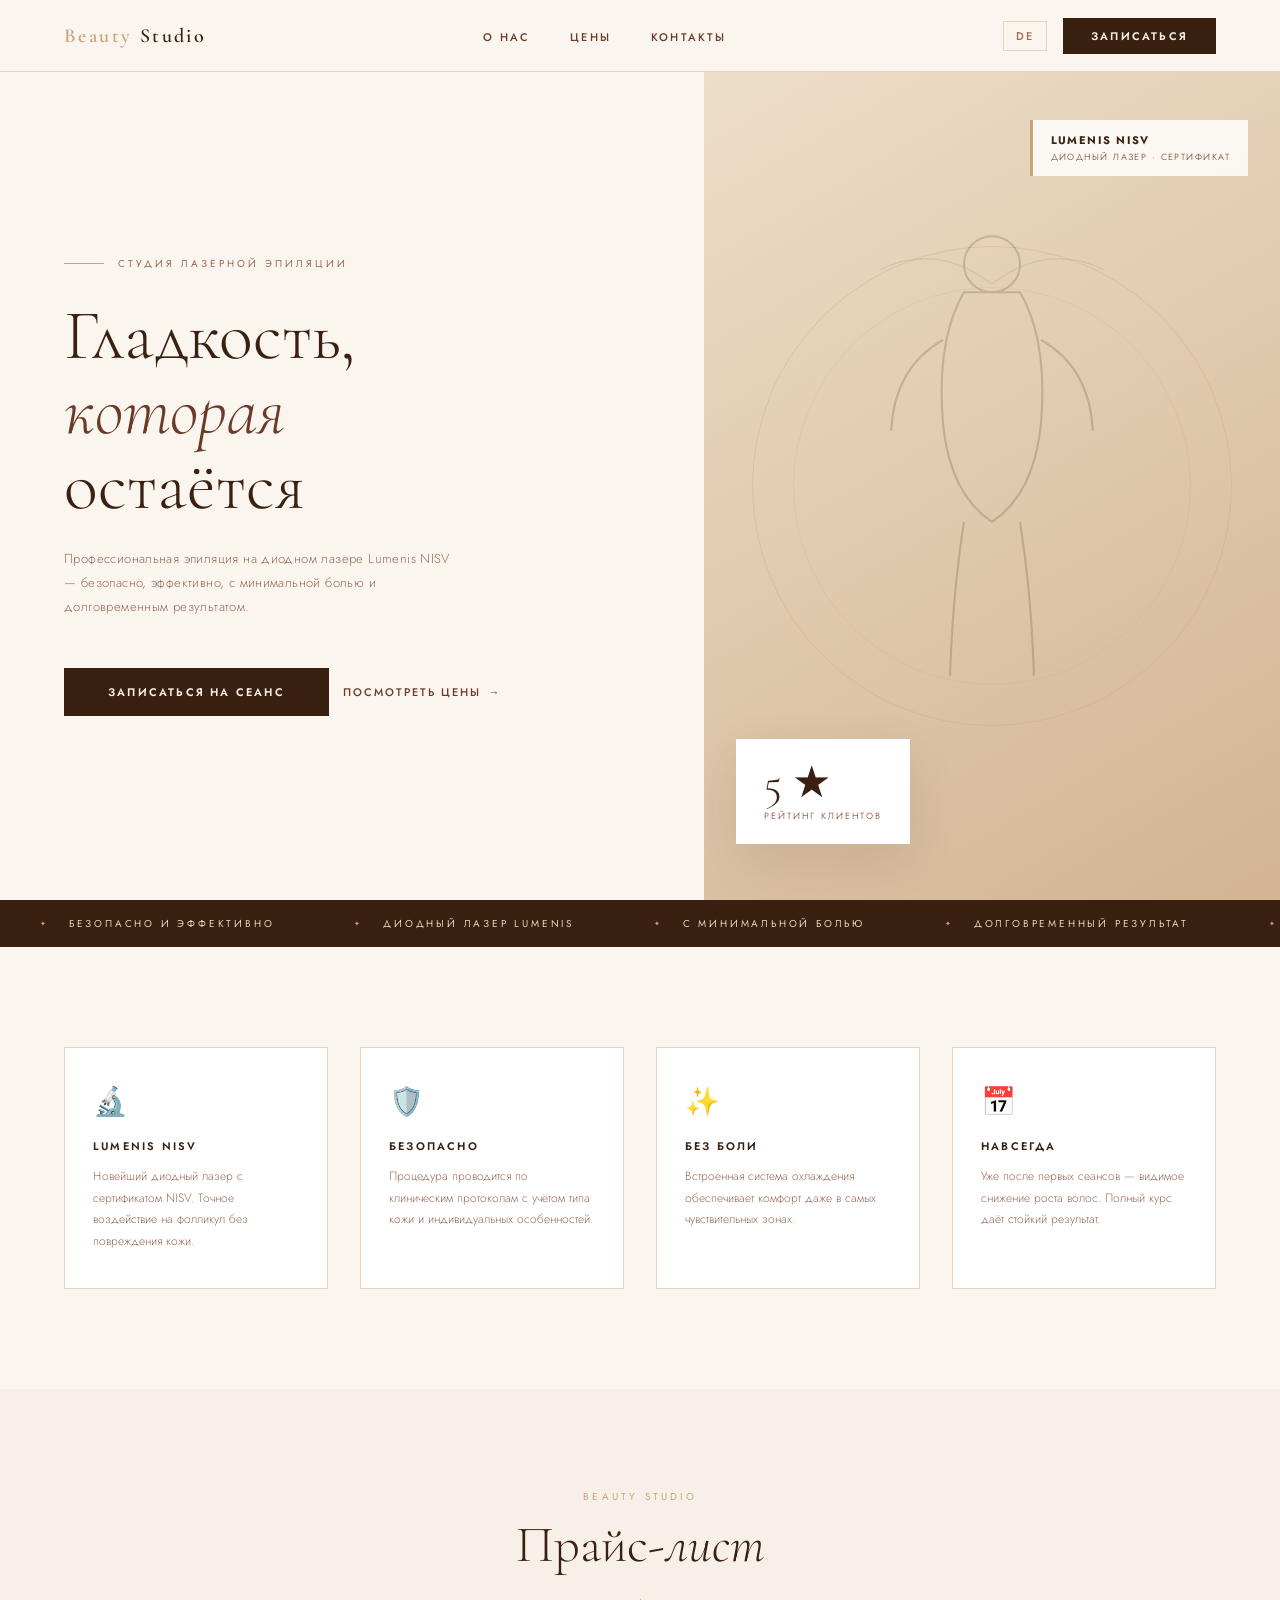
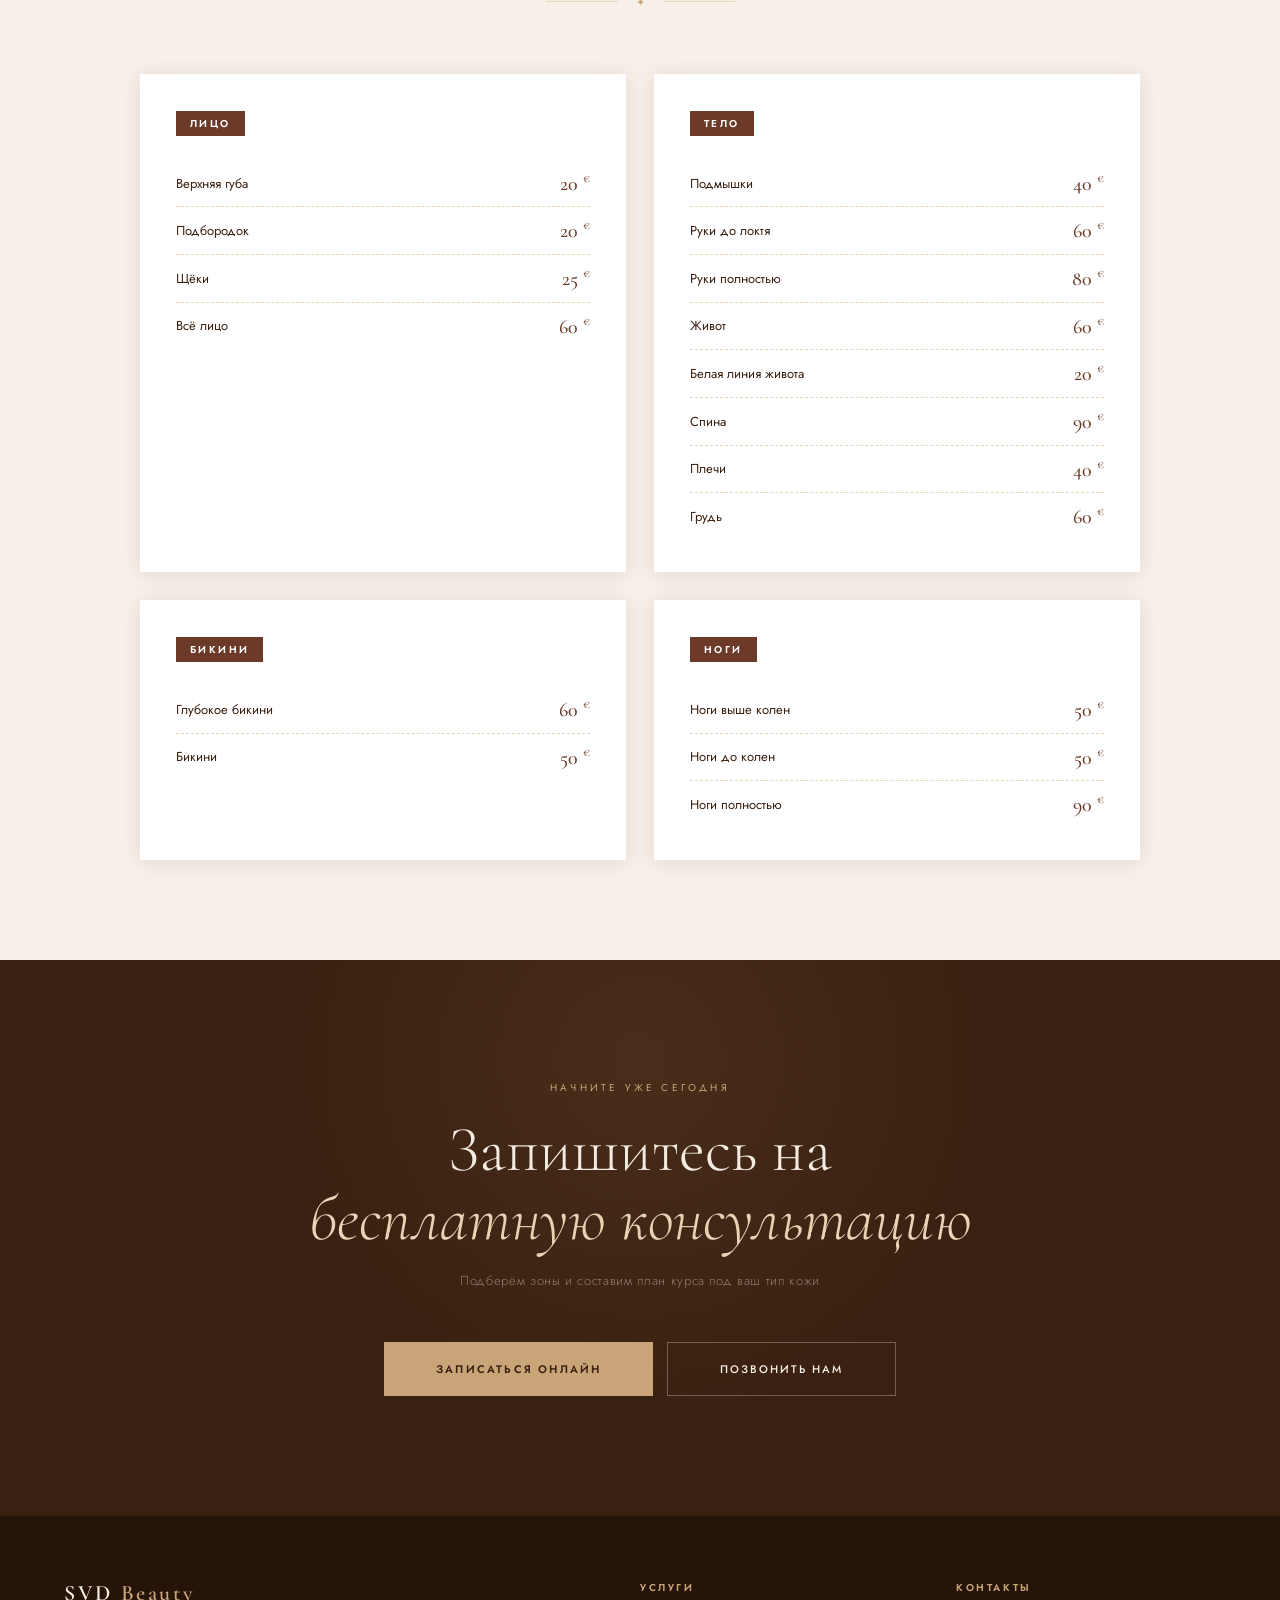
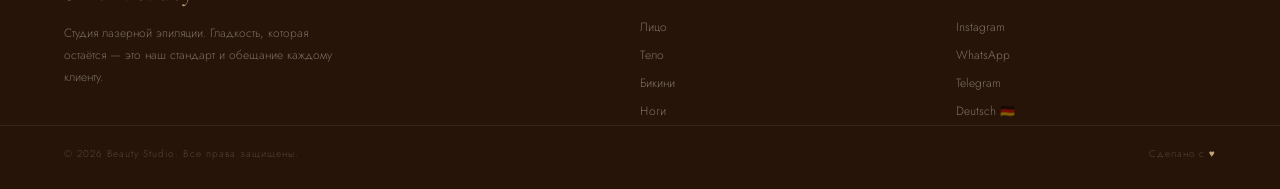
<file: index.html>
<!doctype html>
<html lang="ru">
  <head>
    <meta charset="UTF-8" />
    <meta name="viewport" content="width=device-width, initial-scale=1.0" />
    <title>Beauty Studio — Студия лазерной эпиляции</title>
    <meta
      name="description"
      content="Профессиональная лазерная эпиляция на диодном лазере Lumenis. Безопасно, эффективно, без боли."
    />
    <link rel="preconnect" href="https://fonts.googleapis.com" />
    <link
      href="https://fonts.googleapis.com/css2?family=Cormorant+Garamond:ital,wght@0,300;0,400;0,600;1,300;1,400&family=Jost:wght@300;400;500;600&display=swap"
      rel="stylesheet"
    />
    <link rel="stylesheet" href="css/style.css" />
  </head>
  <body>
    <!-- ═══ NAV ═══ -->
    <nav class="nav">
      <a href="#" class="nav-logo"><em>Beauty</em> Studio</a>

      <ul class="nav-center">
        <li><a href="#features">О нас</a></li>
        <li><a href="#prices">Цены</a></li>
        <li><a href="#contact">Контакты</a></li>
      </ul>

      <div class="nav-right">
        <a href="/de/index.html" class="lang-switch">DE</a>
        <button class="btn-nav" onclick="openModal()">Записаться</button>
      </div>

      <button
        class="burger"
        id="burger"
        aria-label="Меню"
        onclick="toggleDrawer()"
      >
        <span></span><span></span><span></span>
      </button>
    </nav>

    <!-- Mobile drawer -->
    <div class="nav-drawer" id="drawer">
      <a href="#features" onclick="toggleDrawer()">О нас</a>
      <a href="#prices" onclick="toggleDrawer()">Цены</a>
      <a href="#contact" onclick="toggleDrawer()">Контакты</a>
      <a href="/de/" class="lang-switch">🇩🇪 Deutsch</a>
      <button
        class="btn-nav"
        onclick="
          toggleDrawer();
          openModal();
        "
      >
        Записаться
      </button>
    </div>

    <!-- ═══ HERO ═══ -->
    <section class="hero">
      <div class="hero-left">
        <div class="hero-eyebrow">Студия лазерной эпиляции</div>
        <h1 class="hero-title">
          Гладкость,<br />
          <em>которая</em><br />
          остаётся
        </h1>
        <p class="hero-desc">
          Профессиональная эпиляция на диодном лазере Lumenis NISV — безопасно,
          эффективно, с минимальной болью и долговременным результатом.
        </p>
        <div class="hero-btns">
          <button class="btn-primary" onclick="openModal()">
            Записаться на сеанс
          </button>
          <button
            class="btn-ghost"
            onclick="
              document
                .getElementById('prices')
                .scrollIntoView({ behavior: 'smooth' })
            "
          >
            Посмотреть цены
          </button>
        </div>
      </div>

      <div class="hero-right">
        <div class="hero-ring"></div>

        <!-- Abstract figure SVG -->
        <svg
          class="hero-fig"
          viewBox="0 0 200 360"
          fill="none"
          xmlns="http://www.w3.org/2000/svg"
        >
          <circle cx="100" cy="36" r="20" stroke="#3a2010" stroke-width="1.5" />
          <path
            d="M80 56 Q60 90 65 150 Q70 200 100 220 Q130 200 135 150 Q140 90 120 56Z"
            stroke="#3a2010"
            stroke-width="1.5"
            fill="none"
          />
          <path
            d="M65 90 Q30 110 28 155"
            stroke="#3a2010"
            stroke-width="1.5"
            fill="none"
          />
          <path
            d="M135 90 Q170 110 172 155"
            stroke="#3a2010"
            stroke-width="1.5"
            fill="none"
          />
          <path
            d="M80 220 Q72 270 70 330"
            stroke="#3a2010"
            stroke-width="1.5"
            fill="none"
          />
          <path
            d="M120 220 Q128 270 130 330"
            stroke="#3a2010"
            stroke-width="1.5"
            fill="none"
          />
          <!-- palm leaves -->
          <path
            d="M20 40 Q60 20 100 50"
            stroke="#3a2010"
            stroke-width=".8"
            fill="none"
            opacity=".5"
          />
          <path
            d="M180 40 Q140 20 100 50"
            stroke="#3a2010"
            stroke-width=".8"
            fill="none"
            opacity=".5"
          />
        </svg>

        <div class="hero-badge">
          <div class="hero-badge-num">5 ★</div>
          <div class="hero-badge-text">Рейтинг клиентов</div>
        </div>

        <div class="hero-cert">
          <strong>Lumenis NISV</strong>
          Диодный лазер · Сертификат
        </div>
      </div>
    </section>

    <!-- ═══ TICKER ═══ -->
    <div class="ticker" aria-hidden="true">
      <div class="ticker-track">
        <span class="ticker-item">Безопасно и эффективно</span>
        <span class="ticker-item">Диодный лазер Lumenis</span>
        <span class="ticker-item">С минимальной болью</span>
        <span class="ticker-item">Долговременный результат</span>
        <span class="ticker-item">NISV Сертификат</span>
        <span class="ticker-item">Гладкость, которая остаётся</span>
        <span class="ticker-item">Безопасно и эффективно</span>
        <span class="ticker-item">Диодный лазер Lumenis</span>
        <span class="ticker-item">С минимальной болью</span>
        <span class="ticker-item">Долговременный результат</span>
        <span class="ticker-item">NISV Сертификат</span>
        <span class="ticker-item">Гладкость, которая остаётся</span>
      </div>
    </div>

    <!-- ═══ FEATURES ═══ -->
    <section class="features" id="features">
      <div class="feat">
        <div class="feat-icon">🔬</div>
        <div class="feat-title">Lumenis NISV</div>
        <p class="feat-text">
          Новейший диодный лазер с сертификатом NISV. Точное воздействие на
          фолликул без повреждения кожи.
        </p>
      </div>
      <div class="feat">
        <div class="feat-icon">🛡️</div>
        <div class="feat-title">Безопасно</div>
        <p class="feat-text">
          Процедура проводится по клиническим протоколам с учётом типа кожи и
          индивидуальных особенностей.
        </p>
      </div>
      <div class="feat">
        <div class="feat-icon">✨</div>
        <div class="feat-title">Без боли</div>
        <p class="feat-text">
          Встроенная система охлаждения обеспечивает комфорт даже в самых
          чувствительных зонах.
        </p>
      </div>
      <div class="feat">
        <div class="feat-icon">📅</div>
        <div class="feat-title">Навсегда</div>
        <p class="feat-text">
          Уже после первых сеансов — видимое снижение роста волос. Полный курс
          даёт стойкий результат.
        </p>
      </div>
    </section>

    <!-- ═══ PRICES ═══ -->
    <section class="prices" id="prices">
      <div class="section-head">
        <span class="section-eye">Beauty Studio</span>
        <h2 class="section-title">Прайс&#8209;<em>лист</em></h2>
        <div class="section-rule"><span>✦</span></div>
      </div>

      <div class="price-grid">
        <div class="price-card">
          <span class="price-cat">Лицо</span>
          <div class="price-row">
            <span class="price-name">Верхняя губа</span
            ><span class="price-dots"></span
            ><span class="price-val">20 <sup>€</sup></span>
          </div>
          <div class="price-row">
            <span class="price-name">Подбородок</span
            ><span class="price-dots"></span
            ><span class="price-val">20 <sup>€</sup></span>
          </div>
          <div class="price-row">
            <span class="price-name">Щёки</span><span class="price-dots"></span
            ><span class="price-val">25 <sup>€</sup></span>
          </div>
          <div class="price-row">
            <span class="price-name">Всё лицо</span
            ><span class="price-dots"></span
            ><span class="price-val">60 <sup>€</sup></span>
          </div>
        </div>

        <div class="price-card">
          <span class="price-cat">Тело</span>
          <div class="price-row">
            <span class="price-name">Подмышки</span
            ><span class="price-dots"></span
            ><span class="price-val">40 <sup>€</sup></span>
          </div>
          <div class="price-row">
            <span class="price-name">Руки до локтя</span
            ><span class="price-dots"></span
            ><span class="price-val">60 <sup>€</sup></span>
          </div>
          <div class="price-row">
            <span class="price-name">Руки полностью</span
            ><span class="price-dots"></span
            ><span class="price-val">80 <sup>€</sup></span>
          </div>
          <div class="price-row">
            <span class="price-name">Живот</span><span class="price-dots"></span
            ><span class="price-val">60 <sup>€</sup></span>
          </div>
          <div class="price-row">
            <span class="price-name">Белая линия живота</span
            ><span class="price-dots"></span
            ><span class="price-val">20 <sup>€</sup></span>
          </div>
          <div class="price-row">
            <span class="price-name">Спина</span><span class="price-dots"></span
            ><span class="price-val">90 <sup>€</sup></span>
          </div>
          <div class="price-row">
            <span class="price-name">Плечи</span><span class="price-dots"></span
            ><span class="price-val">40 <sup>€</sup></span>
          </div>
          <div class="price-row">
            <span class="price-name">Грудь</span><span class="price-dots"></span
            ><span class="price-val">60 <sup>€</sup></span>
          </div>
        </div>

        <div class="price-card">
          <span class="price-cat">Бикини</span>
          <div class="price-row">
            <span class="price-name">Глубокое бикини</span
            ><span class="price-dots"></span
            ><span class="price-val">60 <sup>€</sup></span>
          </div>
          <div class="price-row">
            <span class="price-name">Бикини</span
            ><span class="price-dots"></span
            ><span class="price-val">50 <sup>€</sup></span>
          </div>
        </div>

        <div class="price-card">
          <span class="price-cat">Ноги</span>
          <div class="price-row">
            <span class="price-name">Ноги выше колен</span
            ><span class="price-dots"></span
            ><span class="price-val">50 <sup>€</sup></span>
          </div>
          <div class="price-row">
            <span class="price-name">Ноги до колен</span
            ><span class="price-dots"></span
            ><span class="price-val">50 <sup>€</sup></span>
          </div>
          <div class="price-row">
            <span class="price-name">Ноги полностью</span
            ><span class="price-dots"></span
            ><span class="price-val">90 <sup>€</sup></span>
          </div>
        </div>
      </div>
    </section>

    <!-- ═══ CTA ═══ -->
    <section class="cta" id="contact">
      <span class="cta-eye">Начните уже сегодня</span>
      <h2 class="cta-title">
        Запишитесь на<br /><em>бесплатную консультацию</em>
      </h2>
      <p class="cta-sub">
        Подберём зоны и составим план курса под ваш тип кожи
      </p>
      <div class="cta-btns">
        <button class="btn-gold" onclick="openModal()">
          Записаться онлайн
        </button>
        <button class="btn-outline">Позвонить нам</button>
      </div>
    </section>

    <!-- ═══ FOOTER ═══ -->
    <footer>
      <div>
        <a href="#" class="footer-logo">SVD <em>Beauty</em></a>
        <p class="footer-desc">
          Студия лазерной эпиляции. Гладкость, которая остаётся — это наш
          стандарт и обещание каждому клиенту.
        </p>
      </div>
      <div class="footer-col">
        <h4>Услуги</h4>
        <ul>
          <li>Лицо</li>
          <li>Тело</li>
          <li>Бикини</li>
          <li>Ноги</li>
        </ul>
      </div>
      <div class="footer-col">
        <h4>Контакты</h4>
        <ul>
          <li><a href="#">Instagram</a></li>
          <li><a href="#">WhatsApp</a></li>
          <li><a href="#">Telegram</a></li>
          <li><a href="/de/">Deutsch 🇩🇪</a></li>
        </ul>
      </div>
    </footer>
    <div class="footer-bottom">
      <p>© 2026 Beauty Studio. Все права защищены.</p>
      <p>Сделано с <span class="footer-heart">♥</span></p>
    </div>

    <!-- ═══ MODAL ═══ -->
    <div
      class="overlay"
      id="overlay"
      onclick="if (event.target === this) closeModal();"
    >
      <div
        class="modal"
        role="dialog"
        aria-modal="true"
        aria-labelledby="modal-title"
      >
        <button class="modal-close" onclick="closeModal()" aria-label="Закрыть">
          ✕
        </button>
        <h2 id="modal-title">Запись на сеанс</h2>
        <p class="modal-sub">Заполните форму — ответим в течение 30 минут</p>

        <div class="form-row">
          <label for="f-name">Ваше имя</label>
          <input
            id="f-name"
            type="text"
            placeholder="Анна"
            autocomplete="given-name"
          />
        </div>
        <div class="form-row">
          <label for="f-phone">Телефон</label>
          <input
            id="f-phone"
            type="tel"
            placeholder="+371 00 000 000"
            autocomplete="tel"
          />
        </div>
        <div class="form-row">
          <label for="f-zone">Зона обработки</label>
          <select id="f-zone">
            <option value="">Выберите зону</option>
            <optgroup label="Лицо">
              <option>Верхняя губа — 20 €</option>
              <option>Подбородок — 20 €</option>
              <option>Щёки — 25 €</option>
              <option>Всё лицо — 60 €</option>
            </optgroup>
            <optgroup label="Тело">
              <option>Подмышки — 40 €</option>
              <option>Руки до локтя — 60 €</option>
              <option>Руки полностью — 80 €</option>
              <option>Живот — 60 €</option>
              <option>Белая линия живота — 20 €</option>
              <option>Спина — 90 €</option>
              <option>Плечи — 40 €</option>
              <option>Грудь — 60 €</option>
            </optgroup>
            <optgroup label="Бикини">
              <option>Глубокое бикини — 60 €</option>
              <option>Бикини — 50 €</option>
            </optgroup>
            <optgroup label="Ноги">
              <option>Ноги выше колен — 50 €</option>
              <option>Ноги до колен — 50 €</option>
              <option>Ноги полностью — 90 €</option>
            </optgroup>
          </select>
        </div>

        <button class="form-submit" id="f-submit" onclick="submitForm()">
          Отправить заявку
        </button>
        <div class="form-msg" id="f-msg"></div>
      </div>
    </div>
    <script src="js/index.js"></script>
  </body>
</html>
</file>
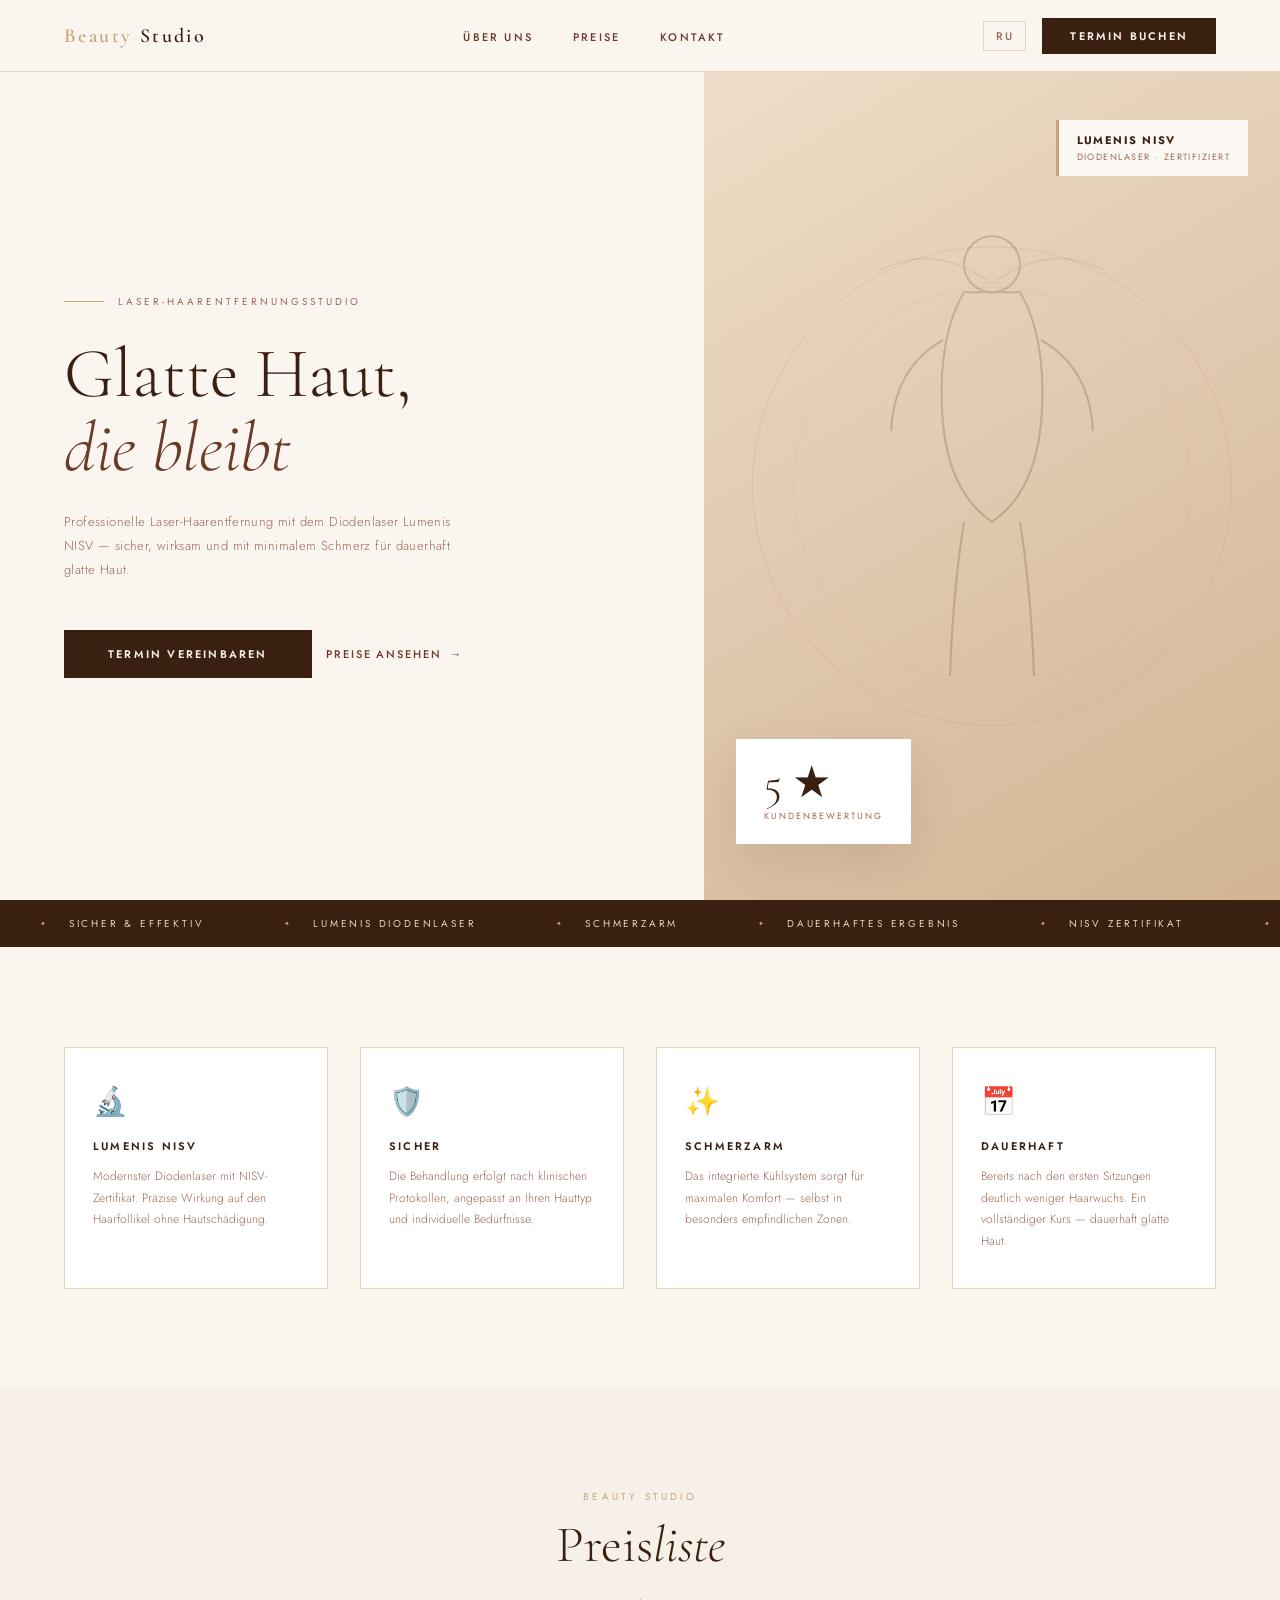
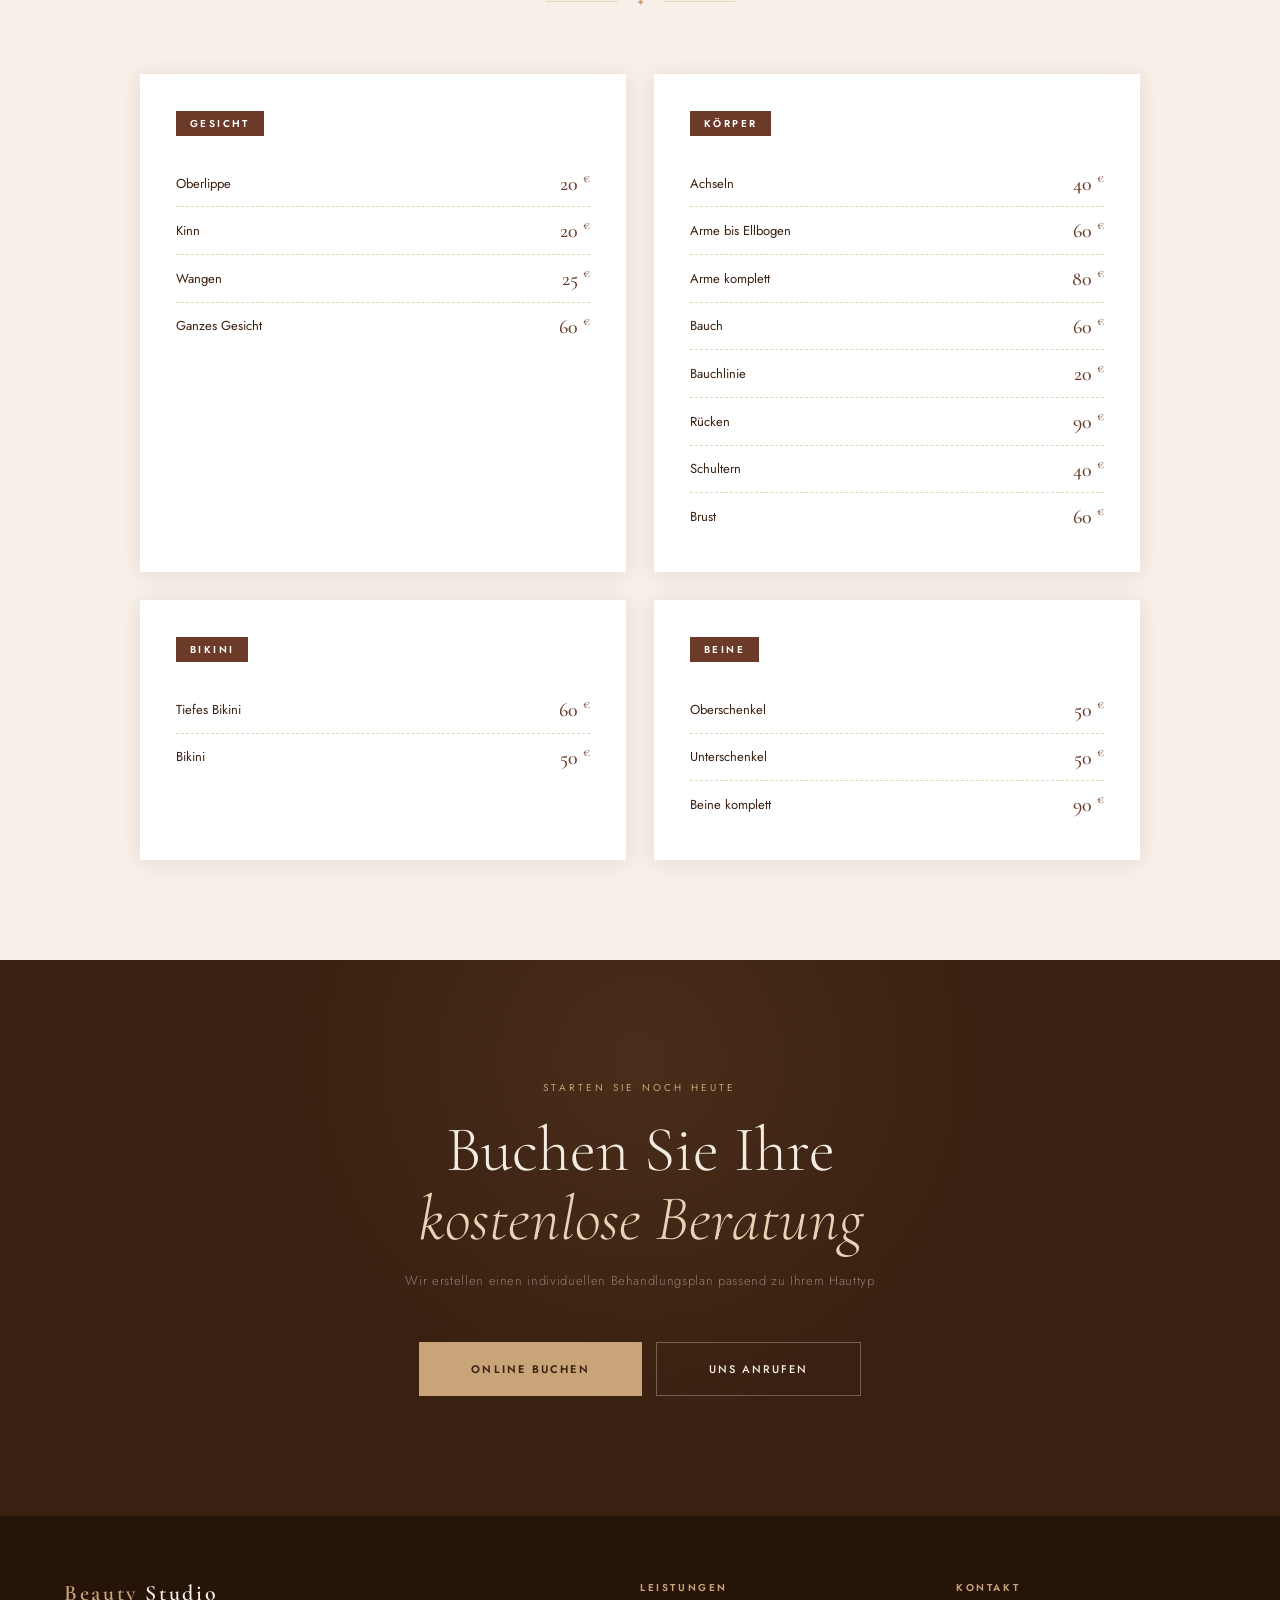
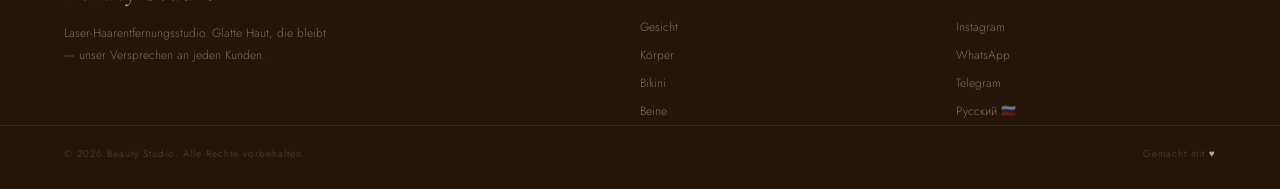
<file: de/index.html>
<!doctype html>
<html lang="de">
  <head>
    <meta charset="UTF-8" />
    <meta name="viewport" content="width=device-width, initial-scale=1.0" />
    <title>Beauty Studio — Laser-Haarentfernungsstudio</title>
    <meta
      name="description"
      content="Professionelle Laser-Haarentfernung mit dem Diodenlaser Lumenis. Sicher, effektiv, schmerzarm."
    />
    <link rel="preconnect" href="https://fonts.googleapis.com" />
    <link
      href="https://fonts.googleapis.com/css2?family=Cormorant+Garamond:ital,wght@0,300;0,400;0,600;1,300;1,400&family=Jost:wght@300;400;500;600&display=swap"
      rel="stylesheet"
    />
    <link rel="stylesheet" href="../css/style.css" />
  </head>
  <body>
    <!-- ═══ NAV ═══ -->
    <nav class="nav">
      <a href="#" class="nav-logo"><em>Beauty</em> Studio</a>
      <ul class="nav-center">
        <li><a href="#features">Über uns</a></li>
        <li><a href="#prices">Preise</a></li>
        <li><a href="#contact">Kontakt</a></li>
      </ul>
      <div class="nav-right">
        <a href="/" class="lang-switch">RU</a>
        <button class="btn-nav" onclick="openModal()">Termin buchen</button>
      </div>
      <button
        class="burger"
        id="burger"
        aria-label="Menü"
        onclick="toggleDrawer()"
      >
        <span></span><span></span><span></span>
      </button>
    </nav>

    <div class="nav-drawer" id="drawer">
      <a href="#features" onclick="toggleDrawer()">Über uns</a>
      <a href="#prices" onclick="toggleDrawer()">Preise</a>
      <a href="#contact" onclick="toggleDrawer()">Kontakt</a>
      <a href="/" class="lang-switch">Русский</a>
      <button
        class="btn-nav"
        onclick="
          toggleDrawer();
          openModal();
        "
      >
        Termin buchen
      </button>
    </div>

    <!-- ═══ HERO ═══ -->
    <section class="hero">
      <div class="hero-left">
        <div class="hero-eyebrow">Laser-Haarentfernungsstudio</div>
        <h1 class="hero-title">
          Glatte Haut,<br />
          <em>die bleibt</em>
        </h1>
        <p class="hero-desc">
          Professionelle Laser-Haarentfernung mit dem Diodenlaser Lumenis NISV —
          sicher, wirksam und mit minimalem Schmerz für dauerhaft glatte Haut.
        </p>
        <div class="hero-btns">
          <button class="btn-primary" onclick="openModal()">
            Termin vereinbaren
          </button>
          <button
            class="btn-ghost"
            onclick="
              document
                .getElementById('prices')
                .scrollIntoView({ behavior: 'smooth' })
            "
          >
            Preise ansehen
          </button>
        </div>
      </div>

      <div class="hero-right">
        <div class="hero-ring"></div>
        <svg
          class="hero-fig"
          viewBox="0 0 200 360"
          fill="none"
          xmlns="http://www.w3.org/2000/svg"
        >
          <circle cx="100" cy="36" r="20" stroke="#3a2010" stroke-width="1.5" />
          <path
            d="M80 56 Q60 90 65 150 Q70 200 100 220 Q130 200 135 150 Q140 90 120 56Z"
            stroke="#3a2010"
            stroke-width="1.5"
            fill="none"
          />
          <path
            d="M65 90 Q30 110 28 155"
            stroke="#3a2010"
            stroke-width="1.5"
            fill="none"
          />
          <path
            d="M135 90 Q170 110 172 155"
            stroke="#3a2010"
            stroke-width="1.5"
            fill="none"
          />
          <path
            d="M80 220 Q72 270 70 330"
            stroke="#3a2010"
            stroke-width="1.5"
            fill="none"
          />
          <path
            d="M120 220 Q128 270 130 330"
            stroke="#3a2010"
            stroke-width="1.5"
            fill="none"
          />
          <path
            d="M20 40 Q60 20 100 50"
            stroke="#3a2010"
            stroke-width=".8"
            fill="none"
            opacity=".5"
          />
          <path
            d="M180 40 Q140 20 100 50"
            stroke="#3a2010"
            stroke-width=".8"
            fill="none"
            opacity=".5"
          />
        </svg>
        <div class="hero-badge">
          <div class="hero-badge-num">5 ★</div>
          <div class="hero-badge-text">Kundenbewertung</div>
        </div>
        <div class="hero-cert">
          <strong>Lumenis NISV</strong>
          Diodenlaser · Zertifiziert
        </div>
      </div>
    </section>

    <!-- ═══ TICKER ═══ -->
    <div class="ticker" aria-hidden="true">
      <div class="ticker-track">
        <span class="ticker-item">Sicher &amp; effektiv</span>
        <span class="ticker-item">Lumenis Diodenlaser</span>
        <span class="ticker-item">Schmerzarm</span>
        <span class="ticker-item">Dauerhaftes Ergebnis</span>
        <span class="ticker-item">NISV Zertifikat</span>
        <span class="ticker-item">Glatte Haut, die bleibt</span>
        <span class="ticker-item">Sicher &amp; effektiv</span>
        <span class="ticker-item">Lumenis Diodenlaser</span>
        <span class="ticker-item">Schmerzarm</span>
        <span class="ticker-item">Dauerhaftes Ergebnis</span>
        <span class="ticker-item">NISV Zertifikat</span>
        <span class="ticker-item">Glatte Haut, die bleibt</span>
      </div>
    </div>

    <!-- ═══ FEATURES ═══ -->
    <section class="features" id="features">
      <div class="feat">
        <div class="feat-icon">🔬</div>
        <div class="feat-title">Lumenis NISV</div>
        <p class="feat-text">
          Modernster Diodenlaser mit NISV-Zertifikat. Präzise Wirkung auf den
          Haarfollikel ohne Hautschädigung.
        </p>
      </div>
      <div class="feat">
        <div class="feat-icon">🛡️</div>
        <div class="feat-title">Sicher</div>
        <p class="feat-text">
          Die Behandlung erfolgt nach klinischen Protokollen, angepasst an Ihren
          Hauttyp und individuelle Bedürfnisse.
        </p>
      </div>
      <div class="feat">
        <div class="feat-icon">✨</div>
        <div class="feat-title">Schmerzarm</div>
        <p class="feat-text">
          Das integrierte Kühlsystem sorgt für maximalen Komfort — selbst in
          besonders empfindlichen Zonen.
        </p>
      </div>
      <div class="feat">
        <div class="feat-icon">📅</div>
        <div class="feat-title">Dauerhaft</div>
        <p class="feat-text">
          Bereits nach den ersten Sitzungen deutlich weniger Haarwuchs. Ein
          vollständiger Kurs — dauerhaft glatte Haut.
        </p>
      </div>
    </section>

    <!-- ═══ PRICES ═══ -->
    <section class="prices" id="prices">
      <div class="section-head">
        <span class="section-eye">Beauty Studio</span>
        <h2 class="section-title">Preis<em>liste</em></h2>
        <div class="section-rule"><span>✦</span></div>
      </div>

      <div class="price-grid">
        <div class="price-card">
          <span class="price-cat">Gesicht</span>
          <div class="price-row">
            <span class="price-name">Oberlippe</span
            ><span class="price-dots"></span
            ><span class="price-val">20 <sup>€</sup></span>
          </div>
          <div class="price-row">
            <span class="price-name">Kinn</span><span class="price-dots"></span
            ><span class="price-val">20 <sup>€</sup></span>
          </div>
          <div class="price-row">
            <span class="price-name">Wangen</span
            ><span class="price-dots"></span
            ><span class="price-val">25 <sup>€</sup></span>
          </div>
          <div class="price-row">
            <span class="price-name">Ganzes Gesicht</span
            ><span class="price-dots"></span
            ><span class="price-val">60 <sup>€</sup></span>
          </div>
        </div>

        <div class="price-card">
          <span class="price-cat">Körper</span>
          <div class="price-row">
            <span class="price-name">Achseln</span
            ><span class="price-dots"></span
            ><span class="price-val">40 <sup>€</sup></span>
          </div>
          <div class="price-row">
            <span class="price-name">Arme bis Ellbogen</span
            ><span class="price-dots"></span
            ><span class="price-val">60 <sup>€</sup></span>
          </div>
          <div class="price-row">
            <span class="price-name">Arme komplett</span
            ><span class="price-dots"></span
            ><span class="price-val">80 <sup>€</sup></span>
          </div>
          <div class="price-row">
            <span class="price-name">Bauch</span><span class="price-dots"></span
            ><span class="price-val">60 <sup>€</sup></span>
          </div>
          <div class="price-row">
            <span class="price-name">Bauchlinie</span
            ><span class="price-dots"></span
            ><span class="price-val">20 <sup>€</sup></span>
          </div>
          <div class="price-row">
            <span class="price-name">Rücken</span
            ><span class="price-dots"></span
            ><span class="price-val">90 <sup>€</sup></span>
          </div>
          <div class="price-row">
            <span class="price-name">Schultern</span
            ><span class="price-dots"></span
            ><span class="price-val">40 <sup>€</sup></span>
          </div>
          <div class="price-row">
            <span class="price-name">Brust</span><span class="price-dots"></span
            ><span class="price-val">60 <sup>€</sup></span>
          </div>
        </div>

        <div class="price-card">
          <span class="price-cat">Bikini</span>
          <div class="price-row">
            <span class="price-name">Tiefes Bikini</span
            ><span class="price-dots"></span
            ><span class="price-val">60 <sup>€</sup></span>
          </div>
          <div class="price-row">
            <span class="price-name">Bikini</span
            ><span class="price-dots"></span
            ><span class="price-val">50 <sup>€</sup></span>
          </div>
        </div>

        <div class="price-card">
          <span class="price-cat">Beine</span>
          <div class="price-row">
            <span class="price-name">Oberschenkel</span
            ><span class="price-dots"></span
            ><span class="price-val">50 <sup>€</sup></span>
          </div>
          <div class="price-row">
            <span class="price-name">Unterschenkel</span
            ><span class="price-dots"></span
            ><span class="price-val">50 <sup>€</sup></span>
          </div>
          <div class="price-row">
            <span class="price-name">Beine komplett</span
            ><span class="price-dots"></span
            ><span class="price-val">90 <sup>€</sup></span>
          </div>
        </div>
      </div>
    </section>

    <!-- ═══ CTA ═══ -->
    <section class="cta" id="contact">
      <span class="cta-eye">Starten Sie noch heute</span>
      <h2 class="cta-title">
        Buchen Sie Ihre<br /><em>kostenlose Beratung</em>
      </h2>
      <p class="cta-sub">
        Wir erstellen einen individuellen Behandlungsplan passend zu Ihrem
        Hauttyp
      </p>
      <div class="cta-btns">
        <button class="btn-gold" onclick="openModal()">Online buchen</button>
        <button class="btn-outline">Uns anrufen</button>
      </div>
    </section>

    <!-- ═══ FOOTER ═══ -->
    <footer>
      <div>
        <a href="#" class="footer-logo"><em>Beauty</em> Studio</a>
        <p class="footer-desc">
          Laser-Haarentfernungsstudio. Glatte Haut, die bleibt — unser
          Versprechen an jeden Kunden.
        </p>
      </div>
      <div class="footer-col">
        <h4>Leistungen</h4>
        <ul>
          <li>Gesicht</li>
          <li>Körper</li>
          <li>Bikini</li>
          <li>Beine</li>
        </ul>
      </div>
      <div class="footer-col">
        <h4>Kontakt</h4>
        <ul>
          <li><a href="#">Instagram</a></li>
          <li><a href="#">WhatsApp</a></li>
          <li><a href="#">Telegram</a></li>
          <li><a href="/">Русский 🇷🇺</a></li>
        </ul>
      </div>
    </footer>
    <div class="footer-bottom">
      <p>© 2026 Beauty Studio. Alle Rechte vorbehalten.</p>
      <p>Gemacht mit <span class="footer-heart">♥</span></p>
    </div>

    <!-- ═══ MODAL ═══ -->
    <div
      class="overlay"
      id="overlay"
      onclick="if (event.target === this) closeModal();"
    >
      <div
        class="modal"
        role="dialog"
        aria-modal="true"
        aria-labelledby="modal-title"
      >
        <button
          class="modal-close"
          onclick="closeModal()"
          aria-label="Schließen"
        >
          ✕
        </button>
        <h2 id="modal-title">Termin buchen</h2>
        <p class="modal-sub">
          Füllen Sie das Formular aus — wir melden uns innerhalb von 30 Minuten
        </p>

        <div class="form-row">
          <label for="f-name">Ihr Name</label>
          <input
            id="f-name"
            type="text"
            placeholder="Anna"
            autocomplete="given-name"
          />
        </div>
        <div class="form-row">
          <label for="f-phone">Telefon</label>
          <input
            id="f-phone"
            type="tel"
            placeholder="+49 000 000 0000"
            autocomplete="tel"
          />
        </div>
        <div class="form-row">
          <label for="f-zone">Behandlungszone</label>
          <select id="f-zone">
            <option value="">Zone auswählen</option>
            <optgroup label="Gesicht">
              <option>Oberlippe — 20 €</option>
              <option>Kinn — 20 €</option>
              <option>Wangen — 25 €</option>
              <option>Ganzes Gesicht — 60 €</option>
            </optgroup>
            <optgroup label="Körper">
              <option>Achseln — 40 €</option>
              <option>Arme bis Ellbogen — 60 €</option>
              <option>Arme komplett — 80 €</option>
              <option>Bauch — 60 €</option>
              <option>Bauchlinie — 20 €</option>
              <option>Rücken — 90 €</option>
              <option>Schultern — 40 €</option>
              <option>Brust — 60 €</option>
            </optgroup>
            <optgroup label="Bikini">
              <option>Tiefes Bikini — 60 €</option>
              <option>Bikini — 50 €</option>
            </optgroup>
            <optgroup label="Beine">
              <option>Oberschenkel — 50 €</option>
              <option>Unterschenkel — 50 €</option>
              <option>Beine komplett — 90 €</option>
            </optgroup>
          </select>
        </div>

        <button class="form-submit" id="f-submit" onclick="submitForm()">
          Anfrage senden
        </button>
        <div class="form-msg" id="f-msg"></div>
      </div>
    </div>
    <script src="../js/index.js"></script>
  </body>
</html>
</file>
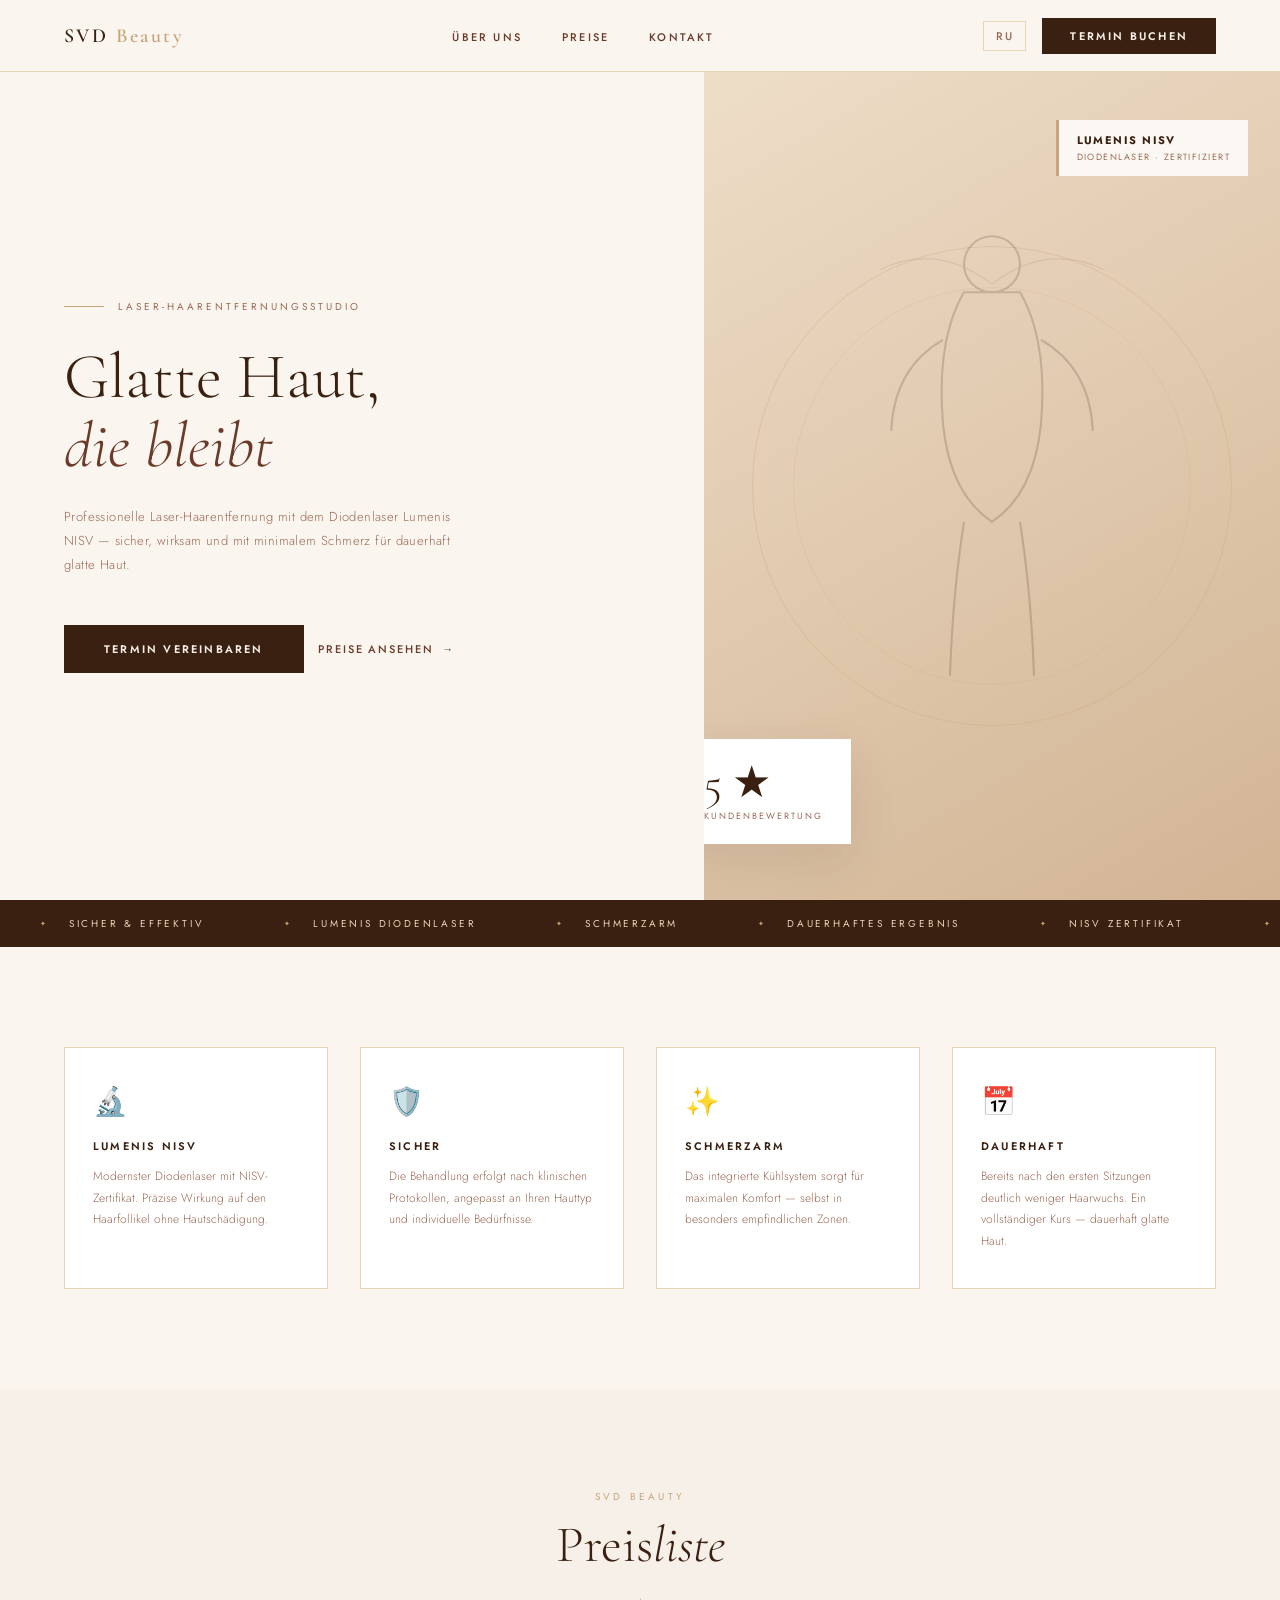
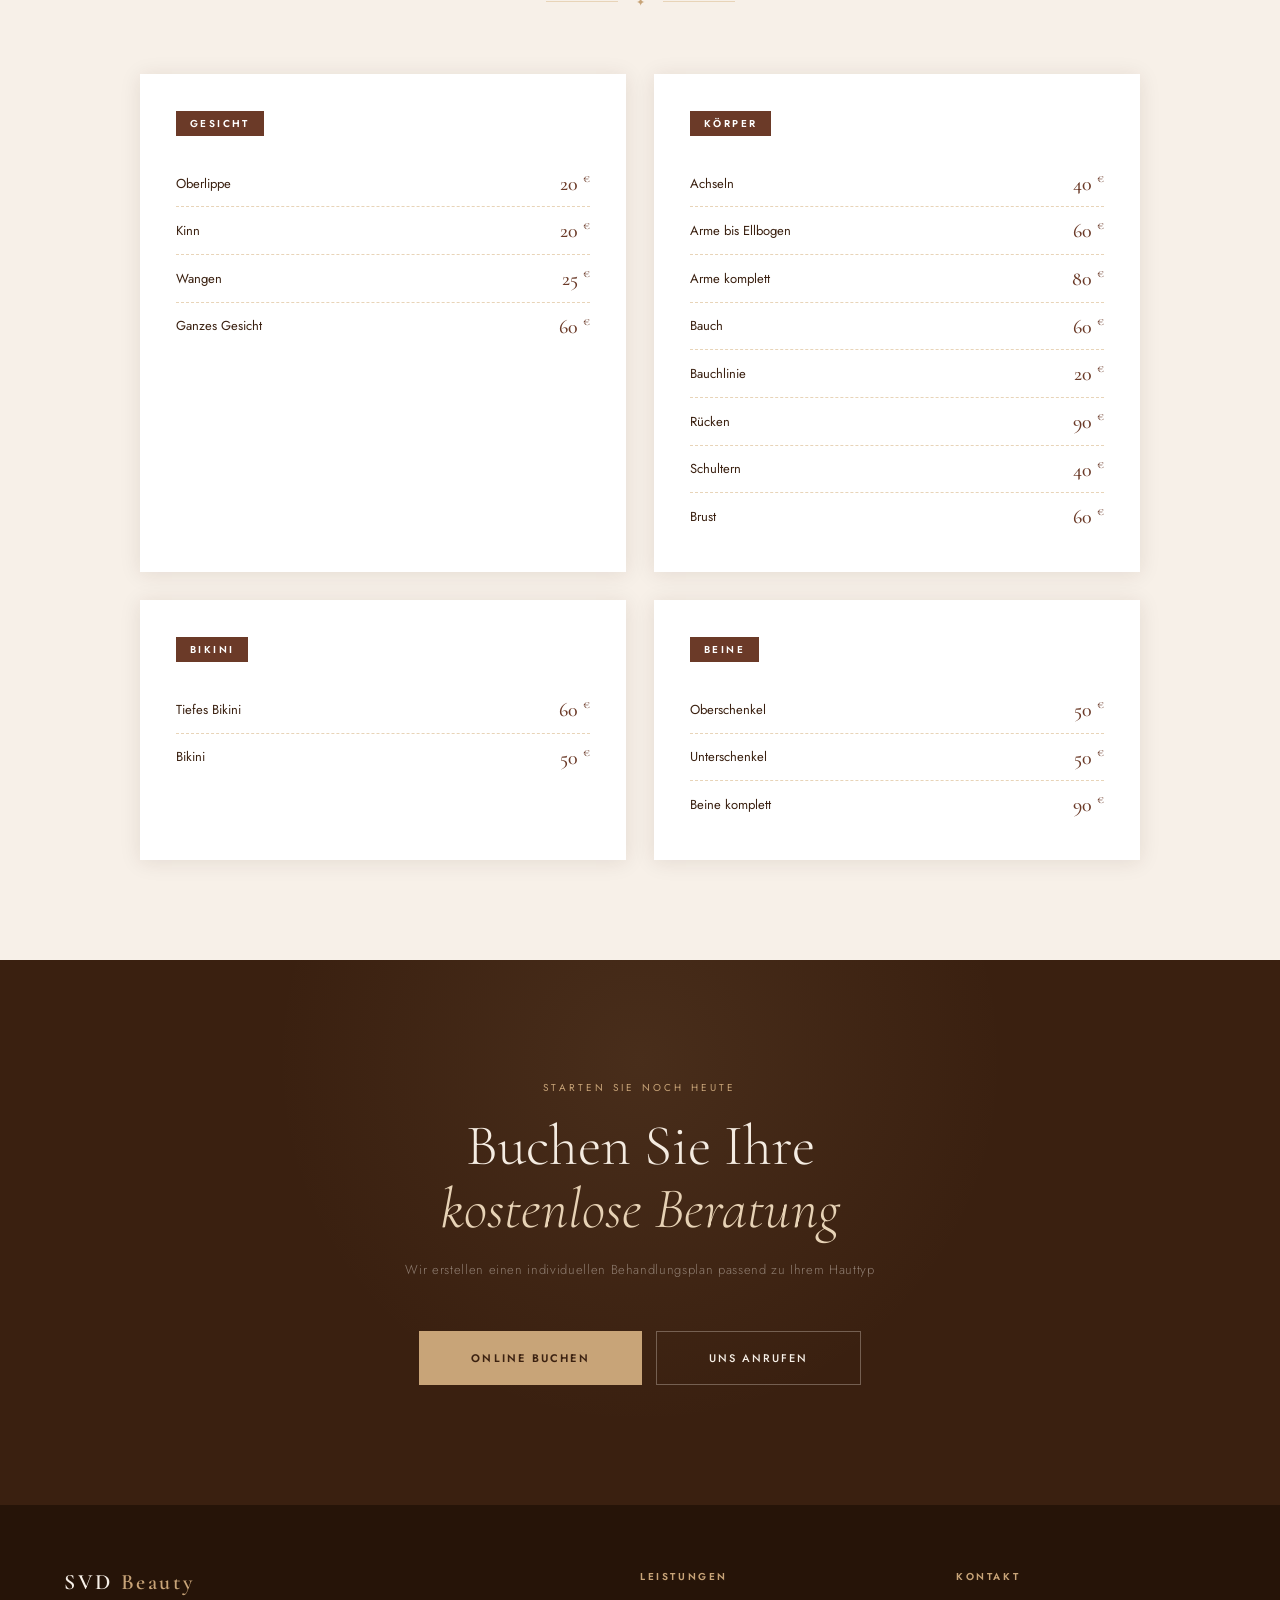
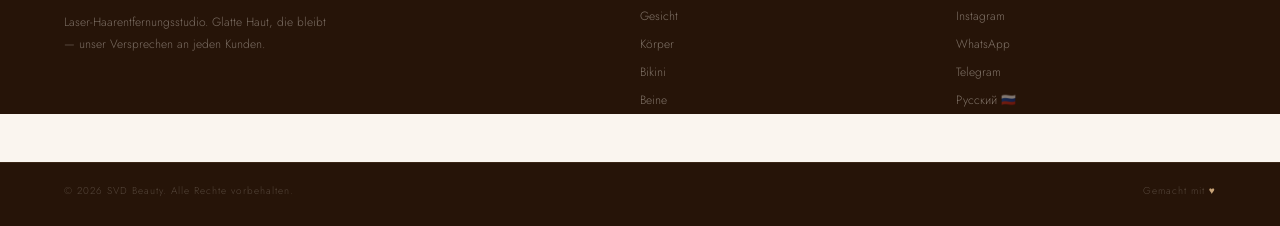
<file: mnt/user-data/outputs/svd-beauty/de/index.html>
<!DOCTYPE html>
<html lang="de">
<head>
<meta charset="UTF-8">
<meta name="viewport" content="width=device-width, initial-scale=1.0">
<title>SVD Beauty — Laser-Haarentfernungsstudio</title>
<meta name="description" content="Professionelle Laser-Haarentfernung mit dem Diodenlaser Lumenis. Sicher, effektiv, schmerzarm.">
<link rel="preconnect" href="https://fonts.googleapis.com">
<link href="https://fonts.googleapis.com/css2?family=Cormorant+Garamond:ital,wght@0,300;0,400;0,600;1,300;1,400&family=Jost:wght@300;400;500;600&display=swap" rel="stylesheet">
<style>
/* ═══════════════════════════════════
   RESET & VARIABLES
═══════════════════════════════════ */
*, *::before, *::after { margin: 0; padding: 0; box-sizing: border-box; }
:root {
  --cream:      #f7f0e8;
  --warm:       #faf5ef;
  --brown:      #3a2010;
  --brown-mid:  #6b3a28;
  --brown-soft: #9a6a55;
  --gold:       #c8a478;
  --gold-light: #e8d4b8;
  --gold-pale:  #f3e9d8;
  --white:      #ffffff;
  --shadow:     rgba(58,32,16,.1);
  --nav-h:      72px;
}
html { scroll-behavior: smooth; }
body {
  font-family: 'Jost', sans-serif;
  background: var(--warm);
  color: var(--brown);
  overflow-x: hidden;
  -webkit-font-smoothing: antialiased;
}
img { max-width: 100%; display: block; }
button { font-family: inherit; }

/* ═══════════════════════════════════
   NAV
═══════════════════════════════════ */
.nav {
  position: fixed; top: 0; left: 0; right: 0; z-index: 200;
  height: var(--nav-h);
  display: flex; align-items: center; justify-content: space-between;
  padding: 0 64px;
  background: rgba(250,245,239,.92);
  backdrop-filter: blur(16px);
  border-bottom: 1px solid var(--gold-light);
  animation: fadeDown .6s ease both;
}
@keyframes fadeDown { from{opacity:0;transform:translateY(-16px)} to{opacity:1;transform:none} }

.nav-logo {
  font-family: 'Cormorant Garamond', serif;
  font-size: 20px; font-weight: 600; letter-spacing: .12em;
  color: var(--brown); text-decoration: none;
}
.nav-logo em { font-style: normal; color: var(--gold); }

.nav-center { display: flex; gap: 40px; list-style: none; }
.nav-center a {
  font-size: 11px; font-weight: 500; letter-spacing: .2em;
  text-transform: uppercase; color: var(--brown-mid);
  text-decoration: none; transition: color .2s;
}
.nav-center a:hover { color: var(--gold); }

.nav-right { display: flex; align-items: center; gap: 16px; }

.lang-switch {
  font-size: 11px; font-weight: 500; letter-spacing: .16em;
  text-transform: uppercase; color: var(--brown-soft);
  text-decoration: none; padding: 6px 12px;
  border: 1px solid var(--gold-light); transition: all .2s;
}
.lang-switch:hover { border-color: var(--gold); color: var(--brown); }

.btn-nav {
  font-size: 11px; font-weight: 600; letter-spacing: .2em;
  text-transform: uppercase; padding: 10px 28px;
  background: var(--brown); color: var(--cream);
  border: none; cursor: pointer; transition: background .2s, transform .15s;
}
.btn-nav:hover { background: var(--brown-mid); transform: translateY(-1px); }

.burger {
  display: none; flex-direction: column; gap: 5px;
  background: none; border: none; cursor: pointer; padding: 4px;
}
.burger span { width: 24px; height: 2px; background: var(--brown); display: block; transition: all .3s; }

.nav-drawer {
  display: none; position: fixed; top: var(--nav-h); left: 0; right: 0;
  background: var(--warm); border-bottom: 1px solid var(--gold-light);
  padding: 28px 32px; z-index: 199; flex-direction: column; gap: 20px;
  box-shadow: 0 12px 40px var(--shadow);
}
.nav-drawer.open { display: flex; animation: slideDown .25s ease; }
@keyframes slideDown { from{opacity:0;transform:translateY(-10px)} to{opacity:1;transform:none} }
.nav-drawer a {
  font-size: 13px; font-weight: 500; letter-spacing: .16em;
  text-transform: uppercase; color: var(--brown-mid);
  text-decoration: none; padding: 8px 0; border-bottom: 1px solid var(--gold-pale);
}
.nav-drawer .btn-nav { width: 100%; text-align: center; padding: 14px; margin-top: 4px; }
.nav-drawer .lang-switch { text-align: center; }

/* ═══════════════════════════════════
   HERO
═══════════════════════════════════ */
.hero {
  min-height: 100vh; padding-top: var(--nav-h);
  display: grid; grid-template-columns: 55% 45%;
}

.hero-left {
  display: flex; flex-direction: column; justify-content: center;
  padding: 80px 64px;
  animation: fadeLeft .8s .15s ease both;
}
@keyframes fadeLeft { from{opacity:0;transform:translateX(-32px)} to{opacity:1;transform:none} }

.hero-eyebrow {
  display: flex; align-items: center; gap: 14px;
  font-size: 10px; letter-spacing: .3em; text-transform: uppercase;
  color: var(--brown-soft); margin-bottom: 28px;
}
.hero-eyebrow::before { content:''; width:40px; height:1px; background:var(--gold); }

.hero-title {
  font-family: 'Cormorant Garamond', serif;
  font-size: clamp(44px, 5vw, 76px);
  font-weight: 300; line-height: 1.08;
  color: var(--brown); margin-bottom: 24px;
}
.hero-title em { font-style: italic; color: var(--brown-mid); }

.hero-desc {
  font-size: 13px; font-weight: 300; line-height: 1.85;
  color: var(--brown-soft); max-width: 400px;
  margin-bottom: 48px; letter-spacing: .03em;
}

.hero-btns { display: flex; gap: 14px; flex-wrap: wrap; align-items: center; }

.btn-primary {
  font-size: 11px; font-weight: 600; letter-spacing: .2em;
  text-transform: uppercase; padding: 16px 40px;
  background: var(--brown); color: var(--cream);
  border: none; cursor: pointer; transition: background .2s, transform .15s;
}
.btn-primary:hover { background: var(--brown-mid); transform: translateY(-2px); }

.btn-ghost {
  font-size: 11px; font-weight: 500; letter-spacing: .18em;
  text-transform: uppercase; color: var(--brown-mid);
  background: none; border: none; cursor: pointer;
  display: inline-flex; align-items: center; gap: 8px;
  transition: gap .2s, color .2s;
}
.btn-ghost:hover { gap: 14px; color: var(--gold); }
.btn-ghost::after { content: '→'; }

.hero-right {
  position: relative; overflow: hidden;
  background: linear-gradient(150deg, #eeddc8 0%, #e0c9ae 50%, #d2b494 100%);
  animation: fadeRight .8s .25s ease both;
}
@keyframes fadeRight { from{opacity:0;transform:translateX(24px)} to{opacity:1;transform:none} }

.hero-ring {
  position: absolute; top: 50%; left: 50%;
  transform: translate(-50%, -50%);
  width: min(480px, 90%); aspect-ratio: 1; border-radius: 50%;
  border: 1px solid rgba(201,164,120,.35); pointer-events: none;
}
.hero-ring::after {
  content: ''; position: absolute; inset: 40px;
  border-radius: 50%; border: 1px solid rgba(201,164,120,.2);
}

.hero-fig {
  position: absolute; top: 50%; left: 50%;
  transform: translate(-50%, -54%);
  width: min(280px, 70%); opacity: .18;
}

.hero-badge {
  position: absolute; bottom: 56px; left: -28px;
  background: var(--white); padding: 22px 28px;
  box-shadow: 0 16px 48px var(--shadow);
  animation: cardUp .9s .5s ease both;
}
@keyframes cardUp { from{opacity:0;transform:translateY(24px)} to{opacity:1;transform:none} }
.hero-badge-num {
  font-family: 'Cormorant Garamond', serif;
  font-size: 44px; font-weight: 300; color: var(--brown); line-height: 1;
}
.hero-badge-text {
  font-size: 9px; letter-spacing: .22em; text-transform: uppercase;
  color: var(--brown-soft); margin-top: 4px;
}

.hero-cert {
  position: absolute; top: 48px; right: 32px;
  background: rgba(255,255,255,.82); backdrop-filter: blur(8px);
  border-left: 3px solid var(--gold); padding: 12px 18px;
  font-size: 9px; letter-spacing: .16em; text-transform: uppercase;
  color: var(--brown-soft); line-height: 1.6;
  animation: fadeIn .9s .7s ease both;
}
@keyframes fadeIn { from{opacity:0} to{opacity:1} }
.hero-cert strong { display: block; font-size: 11px; color: var(--brown); }

/* ═══════════════════════════════════
   TICKER
═══════════════════════════════════ */
.ticker { background: var(--brown); padding: 16px 0; overflow: hidden; }
.ticker-track {
  display: flex; animation: ticker 28s linear infinite; white-space: nowrap;
}
@keyframes ticker { from{transform:translateX(0)} to{transform:translateX(-50%)} }
.ticker-item {
  flex-shrink: 0; padding: 0 40px;
  font-size: 10px; letter-spacing: .28em; text-transform: uppercase;
  color: var(--gold-light);
  display: inline-flex; align-items: center; gap: 20px;
}
.ticker-item::before { content:'✦'; color:var(--gold); font-size:7px; }

/* ═══════════════════════════════════
   FEATURES
═══════════════════════════════════ */
.features {
  padding: 100px 64px; display: grid;
  grid-template-columns: repeat(4, 1fr); gap: 32px;
}
.feat {
  padding: 40px 28px 36px; border: 1px solid var(--gold-light); background: var(--white);
  transition: transform .3s, box-shadow .3s, border-color .3s;
}
.feat:hover { transform: translateY(-6px); box-shadow: 0 20px 48px var(--shadow); border-color: var(--gold); }
.feat-icon { font-size: 28px; margin-bottom: 22px; line-height: 1; }
.feat-title { font-size: 11px; letter-spacing: .2em; text-transform: uppercase; font-weight: 600; color: var(--brown); margin-bottom: 12px; }
.feat-text { font-size: 12px; line-height: 1.8; color: var(--brown-soft); font-weight: 300; }

/* ═══════════════════════════════════
   PRICE
═══════════════════════════════════ */
.prices { padding: 100px 64px; background: var(--cream); }

.section-head { text-align: center; margin-bottom: 64px; }
.section-eye { font-size: 10px; letter-spacing: .32em; text-transform: uppercase; color: var(--gold); margin-bottom: 14px; display: block; }
.section-title { font-family: 'Cormorant Garamond', serif; font-size: clamp(36px, 4vw, 58px); font-weight: 300; color: var(--brown); line-height: 1.08; }
.section-title em { font-style: italic; }
.section-rule { display: flex; align-items: center; justify-content: center; gap: 18px; margin-top: 20px; }
.section-rule::before, .section-rule::after { content: ''; width: 72px; height: 1px; background: var(--gold-light); }
.section-rule span { color: var(--gold); font-size: 11px; }

.price-grid { display: grid; grid-template-columns: repeat(2, 1fr); gap: 28px; max-width: 1000px; margin: 0 auto; }

.price-card { background: var(--white); padding: 36px 36px 32px; box-shadow: 0 2px 20px var(--shadow); transition: box-shadow .3s; }
.price-card:hover { box-shadow: 0 8px 36px var(--shadow); }
.price-cat { display: inline-block; font-size: 10px; letter-spacing: .24em; text-transform: uppercase; font-weight: 600; color: var(--white); background: var(--brown-mid); padding: 5px 14px; margin-bottom: 24px; }

.price-row { display: flex; align-items: center; padding: 11px 0; border-bottom: 1px dashed var(--gold-light); gap: 8px; }
.price-row:last-child { border-bottom: none; }
.price-row:hover { background: var(--gold-pale); margin: 0 -12px; padding: 11px 12px; }
.price-name { font-size: 13px; font-weight: 400; color: var(--brown); }
.price-dots { flex: 1; }
.price-val { font-family: 'Cormorant Garamond', serif; font-size: 20px; font-weight: 500; color: var(--brown-mid); white-space: nowrap; flex-shrink: 0; }
.price-val sup { font-size: 12px; vertical-align: super; }

/* ═══════════════════════════════════
   CTA
═══════════════════════════════════ */
.cta { padding: 120px 64px; text-align: center; background: var(--brown); position: relative; overflow: hidden; }
.cta::before {
  content: ''; position: absolute; top: -280px; left: 50%; transform: translateX(-50%);
  width: 760px; height: 760px; border-radius: 50%;
  background: radial-gradient(circle, rgba(200,164,120,.1) 0%, transparent 68%); pointer-events: none;
}
.cta-eye { font-size: 10px; letter-spacing: .32em; text-transform: uppercase; color: var(--gold); margin-bottom: 20px; display: block; }
.cta-title { font-family: 'Cormorant Garamond', serif; font-size: clamp(36px, 4.5vw, 62px); font-weight: 300; color: var(--cream); line-height: 1.1; margin-bottom: 18px; }
.cta-title em { font-style: italic; color: var(--gold-light); }
.cta-sub { font-size: 13px; color: rgba(247,240,232,.45); letter-spacing: .05em; margin-bottom: 52px; font-weight: 300; }
.cta-btns { display: flex; justify-content: center; gap: 14px; flex-wrap: wrap; }

.btn-gold { font-size: 11px; font-weight: 600; letter-spacing: .2em; text-transform: uppercase; padding: 18px 52px; background: var(--gold); color: var(--brown); border: none; cursor: pointer; transition: background .2s, transform .15s; }
.btn-gold:hover { background: var(--gold-light); transform: translateY(-2px); }
.btn-outline { font-size: 11px; font-weight: 500; letter-spacing: .18em; text-transform: uppercase; padding: 18px 52px; background: transparent; border: 1.5px solid rgba(247,240,232,.3); color: var(--cream); cursor: pointer; transition: border-color .2s, color .2s; }
.btn-outline:hover { border-color: var(--gold); color: var(--gold-light); }

/* ═══════════════════════════════════
   FOOTER
═══════════════════════════════════ */
footer { background: #261408; padding: 64px 64px 0; display: grid; grid-template-columns: 2fr 1fr 1fr; gap: 56px; }
.footer-logo { font-family: 'Cormorant Garamond', serif; font-size: 22px; font-weight: 600; letter-spacing: .12em; color: var(--cream); text-decoration: none; display: inline-block; margin-bottom: 16px; }
.footer-logo em { font-style: normal; color: var(--gold); }
.footer-desc { font-size: 12px; color: rgba(247,240,232,.4); line-height: 1.85; max-width: 270px; font-weight: 300; }
.footer-col h4 { font-size: 10px; letter-spacing: .26em; text-transform: uppercase; color: var(--gold); margin-bottom: 18px; font-weight: 600; }
.footer-col ul { list-style: none; }
.footer-col li { font-size: 12px; color: rgba(247,240,232,.42); padding: 5px 0; font-weight: 300; }
.footer-col a { color: rgba(247,240,232,.42); text-decoration: none; transition: color .2s; }
.footer-col a:hover { color: var(--gold-light); }
.footer-bottom { background: #261408; padding: 20px 64px 28px; margin-top: 48px; border-top: 1px solid rgba(200,164,120,.12); display: flex; justify-content: space-between; align-items: center; }
.footer-bottom p { font-size: 10px; letter-spacing: .1em; color: rgba(247,240,232,.22); font-weight: 300; }
.footer-heart { color: var(--gold); }

/* ═══════════════════════════════════
   MODAL
═══════════════════════════════════ */
.overlay { display: none; position: fixed; inset: 0; z-index: 300; background: rgba(38,20,8,.72); backdrop-filter: blur(8px); align-items: center; justify-content: center; padding: 20px; }
.overlay.open { display: flex; animation: fadeIn .2s ease; }
.modal { background: var(--warm); padding: 52px 44px; max-width: 460px; width: 100%; position: relative; box-shadow: 0 32px 80px rgba(0,0,0,.3); animation: scaleUp .25s ease; }
@keyframes scaleUp { from{opacity:0;transform:scale(.96)} to{opacity:1;transform:scale(1)} }
.modal-close { position: absolute; top: 18px; right: 20px; font-size: 18px; background: none; border: none; color: var(--brown-soft); cursor: pointer; transition: color .2s; }
.modal-close:hover { color: var(--brown); }
.modal h2 { font-family: 'Cormorant Garamond', serif; font-size: 30px; font-weight: 300; margin-bottom: 6px; }
.modal-sub { font-size: 12px; color: var(--brown-soft); margin-bottom: 30px; font-weight: 300; }
.form-row { margin-bottom: 18px; }
.form-row label { display: block; font-size: 10px; letter-spacing: .2em; text-transform: uppercase; color: var(--brown-soft); margin-bottom: 8px; font-weight: 500; }
.form-row input, .form-row select { width: 100%; padding: 13px 14px; border: 1px solid var(--gold-light); background: var(--white); font-family: 'Jost', sans-serif; font-size: 13px; color: var(--brown); outline: none; transition: border-color .2s; appearance: none; }
.form-row input:focus, .form-row select:focus { border-color: var(--gold); }
.form-submit { width: 100%; padding: 15px; margin-top: 6px; background: var(--brown); color: var(--cream); font-family: 'Jost', sans-serif; font-size: 11px; font-weight: 600; letter-spacing: .22em; text-transform: uppercase; border: none; cursor: pointer; transition: background .2s; }
.form-submit:hover:not(:disabled) { background: var(--brown-mid); }
.form-submit:disabled { opacity: .6; cursor: not-allowed; }
.form-msg { display: none; margin-top: 12px; padding: 12px 14px; font-size: 12px; font-weight: 400; text-align: center; }
.form-msg.success { background: #eef6ee; color: #2d6a2d; display: block; }
.form-msg.error   { background: #fdecea; color: #8b2c2c; display: block; }

/* ═══════════════════════════════════
   RESPONSIVE — 1024
═══════════════════════════════════ */
@media (max-width: 1024px) {
  .nav { padding: 0 32px; }
  .nav-center { gap: 24px; }
  .hero { grid-template-columns: 1fr 1fr; }
  .hero-left { padding: 60px 36px 60px 40px; }
  .features { padding: 72px 40px; gap: 20px; }
  .prices { padding: 80px 40px; }
  .cta { padding: 90px 40px; }
  footer { padding: 52px 40px 0; gap: 36px; }
  .footer-bottom { padding: 18px 40px 24px; }
}

/* ═══════════════════════════════════
   RESPONSIVE — 768
═══════════════════════════════════ */
@media (max-width: 768px) {
  :root { --nav-h: 64px; }
  .nav { padding: 0 24px; }
  .nav-center, .nav-right .lang-switch, .nav-right .btn-nav { display: none; }
  .burger { display: flex; }
  .hero { grid-template-columns: 1fr; min-height: auto; }
  .hero-left { padding: 56px 24px 52px; order: 1; }
  .hero-right { order: 2; height: 300px; }
  .hero-badge { left: 16px; bottom: 24px; padding: 16px 20px; }
  .hero-badge-num { font-size: 36px; }
  .hero-cert { top: 20px; right: 16px; }
  .features { grid-template-columns: 1fr 1fr; padding: 56px 24px; gap: 16px; }
  .price-grid { grid-template-columns: 1fr; }
  .prices { padding: 64px 24px; }
  .price-card { padding: 28px 24px; }
  .cta { padding: 72px 24px; }
  .cta-btns { flex-direction: column; align-items: stretch; }
  .btn-gold, .btn-outline { padding: 16px 32px; }
  footer { grid-template-columns: 1fr; padding: 48px 24px 0; gap: 36px; }
  .footer-bottom { flex-direction: column; gap: 6px; padding: 16px 24px 24px; text-align: center; }
  .modal { padding: 40px 28px; }
}
@media (max-width: 400px) {
  .features { grid-template-columns: 1fr; }
  .hero-btns { flex-direction: column; align-items: flex-start; }
}
</style>
</head>
<body>

<!-- ═══ NAV ═══ -->
<nav class="nav">
  <a href="#" class="nav-logo">SVD <em>Beauty</em></a>
  <ul class="nav-center">
    <li><a href="#features">Über uns</a></li>
    <li><a href="#prices">Preise</a></li>
    <li><a href="#contact">Kontakt</a></li>
  </ul>
  <div class="nav-right">
    <a href="/" class="lang-switch">RU</a>
    <button class="btn-nav" onclick="openModal()">Termin buchen</button>
  </div>
  <button class="burger" id="burger" aria-label="Menü" onclick="toggleDrawer()">
    <span></span><span></span><span></span>
  </button>
</nav>

<div class="nav-drawer" id="drawer">
  <a href="#features" onclick="toggleDrawer()">Über uns</a>
  <a href="#prices" onclick="toggleDrawer()">Preise</a>
  <a href="#contact" onclick="toggleDrawer()">Kontakt</a>
  <a href="/" class="lang-switch">🇷🇺 Русский</a>
  <button class="btn-nav" onclick="toggleDrawer();openModal()">Termin buchen</button>
</div>

<!-- ═══ HERO ═══ -->
<section class="hero">
  <div class="hero-left">
    <div class="hero-eyebrow">Laser-Haarentfernungsstudio</div>
    <h1 class="hero-title">
      Glatte Haut,<br>
      <em>die bleibt</em>
    </h1>
    <p class="hero-desc">
      Professionelle Laser-Haarentfernung mit dem Diodenlaser Lumenis NISV — sicher, wirksam und mit minimalem Schmerz für dauerhaft glatte Haut.
    </p>
    <div class="hero-btns">
      <button class="btn-primary" onclick="openModal()">Termin vereinbaren</button>
      <button class="btn-ghost" onclick="document.getElementById('prices').scrollIntoView({behavior:'smooth'})">Preise ansehen</button>
    </div>
  </div>

  <div class="hero-right">
    <div class="hero-ring"></div>
    <svg class="hero-fig" viewBox="0 0 200 360" fill="none" xmlns="http://www.w3.org/2000/svg">
      <circle cx="100" cy="36" r="20" stroke="#3a2010" stroke-width="1.5"/>
      <path d="M80 56 Q60 90 65 150 Q70 200 100 220 Q130 200 135 150 Q140 90 120 56Z" stroke="#3a2010" stroke-width="1.5" fill="none"/>
      <path d="M65 90 Q30 110 28 155" stroke="#3a2010" stroke-width="1.5" fill="none"/>
      <path d="M135 90 Q170 110 172 155" stroke="#3a2010" stroke-width="1.5" fill="none"/>
      <path d="M80 220 Q72 270 70 330" stroke="#3a2010" stroke-width="1.5" fill="none"/>
      <path d="M120 220 Q128 270 130 330" stroke="#3a2010" stroke-width="1.5" fill="none"/>
      <path d="M20 40 Q60 20 100 50" stroke="#3a2010" stroke-width=".8" fill="none" opacity=".5"/>
      <path d="M180 40 Q140 20 100 50" stroke="#3a2010" stroke-width=".8" fill="none" opacity=".5"/>
    </svg>
    <div class="hero-badge">
      <div class="hero-badge-num">5 ★</div>
      <div class="hero-badge-text">Kundenbewertung</div>
    </div>
    <div class="hero-cert">
      <strong>Lumenis NISV</strong>
      Diodenlaser · Zertifiziert
    </div>
  </div>
</section>

<!-- ═══ TICKER ═══ -->
<div class="ticker" aria-hidden="true">
  <div class="ticker-track">
    <span class="ticker-item">Sicher &amp; effektiv</span>
    <span class="ticker-item">Lumenis Diodenlaser</span>
    <span class="ticker-item">Schmerzarm</span>
    <span class="ticker-item">Dauerhaftes Ergebnis</span>
    <span class="ticker-item">NISV Zertifikat</span>
    <span class="ticker-item">Glatte Haut, die bleibt</span>
    <span class="ticker-item">Sicher &amp; effektiv</span>
    <span class="ticker-item">Lumenis Diodenlaser</span>
    <span class="ticker-item">Schmerzarm</span>
    <span class="ticker-item">Dauerhaftes Ergebnis</span>
    <span class="ticker-item">NISV Zertifikat</span>
    <span class="ticker-item">Glatte Haut, die bleibt</span>
  </div>
</div>

<!-- ═══ FEATURES ═══ -->
<section class="features" id="features">
  <div class="feat">
    <div class="feat-icon">🔬</div>
    <div class="feat-title">Lumenis NISV</div>
    <p class="feat-text">Modernster Diodenlaser mit NISV-Zertifikat. Präzise Wirkung auf den Haarfollikel ohne Hautschädigung.</p>
  </div>
  <div class="feat">
    <div class="feat-icon">🛡️</div>
    <div class="feat-title">Sicher</div>
    <p class="feat-text">Die Behandlung erfolgt nach klinischen Protokollen, angepasst an Ihren Hauttyp und individuelle Bedürfnisse.</p>
  </div>
  <div class="feat">
    <div class="feat-icon">✨</div>
    <div class="feat-title">Schmerzarm</div>
    <p class="feat-text">Das integrierte Kühlsystem sorgt für maximalen Komfort — selbst in besonders empfindlichen Zonen.</p>
  </div>
  <div class="feat">
    <div class="feat-icon">📅</div>
    <div class="feat-title">Dauerhaft</div>
    <p class="feat-text">Bereits nach den ersten Sitzungen deutlich weniger Haarwuchs. Ein vollständiger Kurs — dauerhaft glatte Haut.</p>
  </div>
</section>

<!-- ═══ PRICES ═══ -->
<section class="prices" id="prices">
  <div class="section-head">
    <span class="section-eye">SVD Beauty</span>
    <h2 class="section-title">Preis<em>liste</em></h2>
    <div class="section-rule"><span>✦</span></div>
  </div>

  <div class="price-grid">
    <div class="price-card">
      <span class="price-cat">Gesicht</span>
      <div class="price-row"><span class="price-name">Oberlippe</span><span class="price-dots"></span><span class="price-val">20 <sup>€</sup></span></div>
      <div class="price-row"><span class="price-name">Kinn</span><span class="price-dots"></span><span class="price-val">20 <sup>€</sup></span></div>
      <div class="price-row"><span class="price-name">Wangen</span><span class="price-dots"></span><span class="price-val">25 <sup>€</sup></span></div>
      <div class="price-row"><span class="price-name">Ganzes Gesicht</span><span class="price-dots"></span><span class="price-val">60 <sup>€</sup></span></div>
    </div>

    <div class="price-card">
      <span class="price-cat">Körper</span>
      <div class="price-row"><span class="price-name">Achseln</span><span class="price-dots"></span><span class="price-val">40 <sup>€</sup></span></div>
      <div class="price-row"><span class="price-name">Arme bis Ellbogen</span><span class="price-dots"></span><span class="price-val">60 <sup>€</sup></span></div>
      <div class="price-row"><span class="price-name">Arme komplett</span><span class="price-dots"></span><span class="price-val">80 <sup>€</sup></span></div>
      <div class="price-row"><span class="price-name">Bauch</span><span class="price-dots"></span><span class="price-val">60 <sup>€</sup></span></div>
      <div class="price-row"><span class="price-name">Bauchlinie</span><span class="price-dots"></span><span class="price-val">20 <sup>€</sup></span></div>
      <div class="price-row"><span class="price-name">Rücken</span><span class="price-dots"></span><span class="price-val">90 <sup>€</sup></span></div>
      <div class="price-row"><span class="price-name">Schultern</span><span class="price-dots"></span><span class="price-val">40 <sup>€</sup></span></div>
      <div class="price-row"><span class="price-name">Brust</span><span class="price-dots"></span><span class="price-val">60 <sup>€</sup></span></div>
    </div>

    <div class="price-card">
      <span class="price-cat">Bikini</span>
      <div class="price-row"><span class="price-name">Tiefes Bikini</span><span class="price-dots"></span><span class="price-val">60 <sup>€</sup></span></div>
      <div class="price-row"><span class="price-name">Bikini</span><span class="price-dots"></span><span class="price-val">50 <sup>€</sup></span></div>
    </div>

    <div class="price-card">
      <span class="price-cat">Beine</span>
      <div class="price-row"><span class="price-name">Oberschenkel</span><span class="price-dots"></span><span class="price-val">50 <sup>€</sup></span></div>
      <div class="price-row"><span class="price-name">Unterschenkel</span><span class="price-dots"></span><span class="price-val">50 <sup>€</sup></span></div>
      <div class="price-row"><span class="price-name">Beine komplett</span><span class="price-dots"></span><span class="price-val">90 <sup>€</sup></span></div>
    </div>
  </div>
</section>

<!-- ═══ CTA ═══ -->
<section class="cta" id="contact">
  <span class="cta-eye">Starten Sie noch heute</span>
  <h2 class="cta-title">Buchen Sie Ihre<br><em>kostenlose Beratung</em></h2>
  <p class="cta-sub">Wir erstellen einen individuellen Behandlungsplan passend zu Ihrem Hauttyp</p>
  <div class="cta-btns">
    <button class="btn-gold" onclick="openModal()">Online buchen</button>
    <button class="btn-outline">Uns anrufen</button>
  </div>
</section>

<!-- ═══ FOOTER ═══ -->
<footer>
  <div>
    <a href="#" class="footer-logo">SVD <em>Beauty</em></a>
    <p class="footer-desc">Laser-Haarentfernungsstudio. Glatte Haut, die bleibt — unser Versprechen an jeden Kunden.</p>
  </div>
  <div class="footer-col">
    <h4>Leistungen</h4>
    <ul>
      <li>Gesicht</li><li>Körper</li><li>Bikini</li><li>Beine</li>
    </ul>
  </div>
  <div class="footer-col">
    <h4>Kontakt</h4>
    <ul>
      <li><a href="#">Instagram</a></li>
      <li><a href="#">WhatsApp</a></li>
      <li><a href="#">Telegram</a></li>
      <li><a href="/">Русский 🇷🇺</a></li>
    </ul>
  </div>
</footer>
<div class="footer-bottom">
  <p>© 2026 SVD Beauty. Alle Rechte vorbehalten.</p>
  <p>Gemacht mit <span class="footer-heart">♥</span></p>
</div>

<!-- ═══ MODAL ═══ -->
<div class="overlay" id="overlay" onclick="if(event.target===this)closeModal()">
  <div class="modal" role="dialog" aria-modal="true" aria-labelledby="modal-title">
    <button class="modal-close" onclick="closeModal()" aria-label="Schließen">✕</button>
    <h2 id="modal-title">Termin buchen</h2>
    <p class="modal-sub">Füllen Sie das Formular aus — wir melden uns innerhalb von 30 Minuten</p>

    <div class="form-row">
      <label for="f-name">Ihr Name</label>
      <input id="f-name" type="text" placeholder="Anna" autocomplete="given-name">
    </div>
    <div class="form-row">
      <label for="f-phone">Telefon</label>
      <input id="f-phone" type="tel" placeholder="+49 000 000 0000" autocomplete="tel">
    </div>
    <div class="form-row">
      <label for="f-zone">Behandlungszone</label>
      <select id="f-zone">
        <option value="">Zone auswählen</option>
        <optgroup label="Gesicht">
          <option>Oberlippe — 20 €</option>
          <option>Kinn — 20 €</option>
          <option>Wangen — 25 €</option>
          <option>Ganzes Gesicht — 60 €</option>
        </optgroup>
        <optgroup label="Körper">
          <option>Achseln — 40 €</option>
          <option>Arme bis Ellbogen — 60 €</option>
          <option>Arme komplett — 80 €</option>
          <option>Bauch — 60 €</option>
          <option>Bauchlinie — 20 €</option>
          <option>Rücken — 90 €</option>
          <option>Schultern — 40 €</option>
          <option>Brust — 60 €</option>
        </optgroup>
        <optgroup label="Bikini">
          <option>Tiefes Bikini — 60 €</option>
          <option>Bikini — 50 €</option>
        </optgroup>
        <optgroup label="Beine">
          <option>Oberschenkel — 50 €</option>
          <option>Unterschenkel — 50 €</option>
          <option>Beine komplett — 90 €</option>
        </optgroup>
      </select>
    </div>

    <button class="form-submit" id="f-submit" onclick="submitForm()">Anfrage senden</button>
    <div class="form-msg" id="f-msg"></div>
  </div>
</div>

<script>
  function toggleDrawer() {
    document.getElementById('drawer').classList.toggle('open');
  }
  function openModal() {
    document.getElementById('overlay').classList.add('open');
    document.body.style.overflow = 'hidden';
  }
  function closeModal() {
    document.getElementById('overlay').classList.remove('open');
    document.body.style.overflow = '';
    document.getElementById('f-name').value = '';
    document.getElementById('f-phone').value = '';
    document.getElementById('f-zone').value = '';
    const msg = document.getElementById('f-msg');
    msg.className = 'form-msg'; msg.textContent = '';
    const btn = document.getElementById('f-submit');
    btn.disabled = false; btn.textContent = 'Anfrage senden';
  }

  async function submitForm() {
    const name  = document.getElementById('f-name').value.trim();
    const phone = document.getElementById('f-phone').value.trim();
    const zone  = document.getElementById('f-zone').value;
    const msg   = document.getElementById('f-msg');
    const btn   = document.getElementById('f-submit');

    if (!name || !phone || !zone) {
      msg.className = 'form-msg error';
      msg.textContent = 'Bitte füllen Sie alle Felder aus.';
      return;
    }

    btn.disabled = true;
    btn.textContent = 'Wird gesendet…';
    msg.className = 'form-msg'; msg.textContent = '';

    try {
      const res = await fetch('/.netlify/functions/send-telegram', {
        method: 'POST',
        headers: { 'Content-Type': 'application/json' },
        body: JSON.stringify({ name, phone, zone })
      });
      const data = await res.json();

      if (res.ok && data.ok) {
        msg.className = 'form-msg success';
        msg.textContent = '✓ Anfrage gesendet! Wir melden uns bald.';
        btn.textContent = '✓ Gesendet';
        setTimeout(closeModal, 2200);
      } else {
        throw new Error('Server error');
      }
    } catch {
      msg.className = 'form-msg error';
      msg.textContent = 'Fehler beim Senden. Bitte versuchen Sie es erneut.';
      btn.disabled = false;
      btn.textContent = 'Anfrage senden';
    }
  }

  document.addEventListener('click', (e) => {
    const drawer = document.getElementById('drawer');
    const burger = document.getElementById('burger');
    if (drawer.classList.contains('open') && !drawer.contains(e.target) && !burger.contains(e.target)) {
      drawer.classList.remove('open');
    }
  });
</script>
</body>
</html>
</file>
<file: css/style.css>
/* ═══════════════════════════════════
   RESET & VARIABLES
═══════════════════════════════════ */
*,
*::before,
*::after {
  margin: 0;
  padding: 0;
  box-sizing: border-box;
}
:root {
  --cream: #f7f0e8;
  --warm: #faf5ef;
  --brown: #3a2010;
  --brown-mid: #6b3a28;
  --brown-soft: #9a6a55;
  --gold: #c8a478;
  --gold-light: #e8d4b8;
  --gold-pale: #f3e9d8;
  --white: #ffffff;
  --shadow: rgba(58, 32, 16, 0.1);
  --nav-h: 72px;
}
html {
  scroll-behavior: smooth;
}
body {
  font-family: "Jost", sans-serif;
  background: var(--warm);
  color: var(--brown);
  overflow-x: hidden;
  -webkit-font-smoothing: antialiased;
}
img {
  max-width: 100%;
  display: block;
}
button {
  font-family: inherit;
}

/* ═══════════════════════════════════
   NAV
═══════════════════════════════════ */
.nav {
  position: fixed;
  top: 0;
  left: 0;
  right: 0;
  z-index: 200;
  height: var(--nav-h);
  display: flex;
  align-items: center;
  justify-content: space-between;
  padding: 0 64px;
  background: rgba(250, 245, 239, 0.92);
  backdrop-filter: blur(16px);
  border-bottom: 1px solid var(--gold-light);
  animation: fadeDown 0.6s ease both;
}
@keyframes fadeDown {
  from {
    opacity: 0;
    transform: translateY(-16px);
  }
  to {
    opacity: 1;
    transform: none;
  }
}

.nav-logo {
  font-family: "Cormorant Garamond", serif;
  font-size: 20px;
  font-weight: 600;
  letter-spacing: 0.12em;
  color: var(--brown);
  text-decoration: none;
}
.nav-logo em {
  font-style: normal;
  color: var(--gold);
}

.nav-center {
  display: flex;
  gap: 40px;
  list-style: none;
}
.nav-center a {
  font-size: 11px;
  font-weight: 500;
  letter-spacing: 0.2em;
  text-transform: uppercase;
  color: var(--brown-mid);
  text-decoration: none;
  transition: color 0.2s;
}
.nav-center a:hover {
  color: var(--gold);
}

.nav-right {
  display: flex;
  align-items: center;
  gap: 16px;
}

.lang-switch {
  font-size: 11px;
  font-weight: 500;
  letter-spacing: 0.16em;
  text-transform: uppercase;
  color: var(--brown-soft);
  text-decoration: none;
  padding: 6px 12px;
  border: 1px solid var(--gold-light);
  transition: all 0.2s;
}
.lang-switch:hover {
  border-color: var(--gold);
  color: var(--brown);
}

.btn-nav {
  font-size: 11px;
  font-weight: 600;
  letter-spacing: 0.2em;
  text-transform: uppercase;
  padding: 10px 28px;
  background: var(--brown);
  color: var(--cream);
  border: none;
  cursor: pointer;
  transition:
    background 0.2s,
    transform 0.15s;
}
.btn-nav:hover {
  background: var(--brown-mid);
  transform: translateY(-1px);
}

/* Burger */
.burger {
  display: none;
  flex-direction: column;
  gap: 5px;
  background: none;
  border: none;
  cursor: pointer;
  padding: 4px;
}
.burger span {
  width: 24px;
  height: 2px;
  background: var(--brown);
  display: block;
  transition: all 0.3s;
}

/* Mobile nav drawer */
.nav-drawer {
  display: none;
  position: fixed;
  top: var(--nav-h);
  left: 0;
  right: 0;
  background: var(--warm);
  border-bottom: 1px solid var(--gold-light);
  padding: 28px 32px;
  z-index: 199;
  flex-direction: column;
  gap: 20px;
  box-shadow: 0 12px 40px var(--shadow);
}
.nav-drawer.open {
  display: flex;
  animation: slideDown 0.25s ease;
}
@keyframes slideDown {
  from {
    opacity: 0;
    transform: translateY(-10px);
  }
  to {
    opacity: 1;
    transform: none;
  }
}
.nav-drawer a {
  font-size: 13px;
  font-weight: 500;
  letter-spacing: 0.16em;
  text-transform: uppercase;
  color: var(--brown-mid);
  text-decoration: none;
  padding: 8px 0;
  border-bottom: 1px solid var(--gold-pale);
}
.nav-drawer .btn-nav {
  width: 100%;
  text-align: center;
  padding: 14px;
  margin-top: 4px;
}
.nav-drawer .lang-switch {
  text-align: center;
}

/* ═══════════════════════════════════
   HERO
═══════════════════════════════════ */
.hero {
  min-height: 100vh;
  padding-top: var(--nav-h);
  display: grid;
  grid-template-columns: 55% 45%;
}

.hero-left {
  display: flex;
  flex-direction: column;
  justify-content: center;
  padding: 80px 64px;
  animation: fadeLeft 0.8s 0.15s ease both;
}
@keyframes fadeLeft {
  from {
    opacity: 0;
    transform: translateX(-32px);
  }
  to {
    opacity: 1;
    transform: none;
  }
}

.hero-eyebrow {
  display: flex;
  align-items: center;
  gap: 14px;
  font-size: 10px;
  letter-spacing: 0.3em;
  text-transform: uppercase;
  color: var(--brown-soft);
  margin-bottom: 28px;
}
.hero-eyebrow::before {
  content: "";
  width: 40px;
  height: 1px;
  background: var(--gold);
}

.hero-title {
  font-family: "Cormorant Garamond", serif;
  font-size: clamp(48px, 5.5vw, 80px);
  font-weight: 300;
  line-height: 1.06;
  color: var(--brown);
  margin-bottom: 24px;
}
.hero-title em {
  font-style: italic;
  color: var(--brown-mid);
}

.hero-desc {
  font-size: 13px;
  font-weight: 300;
  line-height: 1.85;
  color: var(--brown-soft);
  max-width: 400px;
  margin-bottom: 48px;
  letter-spacing: 0.03em;
}

.hero-btns {
  display: flex;
  gap: 14px;
  flex-wrap: wrap;
  align-items: center;
}

.btn-primary {
  font-size: 11px;
  font-weight: 600;
  letter-spacing: 0.2em;
  text-transform: uppercase;
  padding: 16px 44px;
  background: var(--brown);
  color: var(--cream);
  border: none;
  cursor: pointer;
  transition:
    background 0.2s,
    transform 0.15s;
}
.btn-primary:hover {
  background: var(--brown-mid);
  transform: translateY(-2px);
}

.btn-ghost {
  font-size: 11px;
  font-weight: 500;
  letter-spacing: 0.18em;
  text-transform: uppercase;
  color: var(--brown-mid);
  background: none;
  border: none;
  cursor: pointer;
  display: inline-flex;
  align-items: center;
  gap: 8px;
  transition:
    gap 0.2s,
    color 0.2s;
}
.btn-ghost:hover {
  gap: 14px;
  color: var(--gold);
}
.btn-ghost::after {
  content: "→";
}

.hero-right {
  position: relative;
  overflow: hidden;
  background: linear-gradient(150deg, #eeddc8 0%, #e0c9ae 50%, #d2b494 100%);
  animation: fadeRight 0.8s 0.25s ease both;
}
@keyframes fadeRight {
  from {
    opacity: 0;
    transform: translateX(24px);
  }
  to {
    opacity: 1;
    transform: none;
  }
}

/* decorative ring */
.hero-ring {
  position: absolute;
  top: 50%;
  left: 50%;
  transform: translate(-50%, -50%);
  width: min(480px, 90%);
  aspect-ratio: 1;
  border-radius: 50%;
  border: 1px solid rgba(201, 164, 120, 0.35);
  pointer-events: none;
}
.hero-ring::after {
  content: "";
  position: absolute;
  inset: 40px;
  border-radius: 50%;
  border: 1px solid rgba(201, 164, 120, 0.2);
}

/* SVG figure */
.hero-fig {
  position: absolute;
  top: 50%;
  left: 50%;
  transform: translate(-50%, -54%);
  width: min(280px, 70%);
  opacity: 0.18;
}

.hero-badge {
  position: absolute;
  bottom: 56px;
  left: 32px;
  background: var(--white);
  padding: 22px 28px;
  box-shadow: 0 16px 48px var(--shadow);
  animation: cardUp 0.9s 0.5s ease both;
}
@keyframes cardUp {
  from {
    opacity: 0;
    transform: translateY(24px);
  }
  to {
    opacity: 1;
    transform: none;
  }
}
.hero-badge-num {
  font-family: "Cormorant Garamond", serif;
  font-size: 44px;
  font-weight: 300;
  color: var(--brown);
  line-height: 1;
}
.hero-badge-text {
  font-size: 9px;
  letter-spacing: 0.22em;
  text-transform: uppercase;
  color: var(--brown-soft);
  margin-top: 4px;
}

.hero-cert {
  position: absolute;
  top: 48px;
  right: 32px;
  background: rgba(255, 255, 255, 0.82);
  backdrop-filter: blur(8px);
  border-left: 3px solid var(--gold);
  padding: 12px 18px;
  font-size: 9px;
  letter-spacing: 0.16em;
  text-transform: uppercase;
  color: var(--brown-soft);
  line-height: 1.6;
  animation: fadeIn 0.9s 0.7s ease both;
}
@keyframes fadeIn {
  from {
    opacity: 0;
  }
  to {
    opacity: 1;
  }
}
.hero-cert strong {
  display: block;
  font-size: 11px;
  color: var(--brown);
}

/* ═══════════════════════════════════
   TICKER
═══════════════════════════════════ */
.ticker {
  background: var(--brown);
  padding: 16px 0;
  overflow: hidden;
}
.ticker-track {
  display: flex;
  gap: 0;
  animation: ticker 26s linear infinite;
  white-space: nowrap;
}
@keyframes ticker {
  from {
    transform: translateX(0);
  }
  to {
    transform: translateX(-50%);
  }
}
.ticker-item {
  flex-shrink: 0;
  padding: 0 40px;
  font-size: 10px;
  letter-spacing: 0.28em;
  text-transform: uppercase;
  color: var(--gold-light);
  display: inline-flex;
  align-items: center;
  gap: 20px;
}
.ticker-item::before {
  content: "✦";
  color: var(--gold);
  font-size: 7px;
}

/* ═══════════════════════════════════
   FEATURES
═══════════════════════════════════ */
.features {
  padding: 100px 64px;
  display: grid;
  grid-template-columns: repeat(4, 1fr);
  gap: 32px;
}

.feat {
  padding: 40px 28px 36px;
  border: 1px solid var(--gold-light);
  background: var(--white);
  transition:
    transform 0.3s,
    box-shadow 0.3s,
    border-color 0.3s;
}
.feat:hover {
  transform: translateY(-6px);
  box-shadow: 0 20px 48px var(--shadow);
  border-color: var(--gold);
}
.feat-icon {
  font-size: 28px;
  margin-bottom: 22px;
  line-height: 1;
}
.feat-title {
  font-size: 11px;
  letter-spacing: 0.2em;
  text-transform: uppercase;
  font-weight: 600;
  color: var(--brown);
  margin-bottom: 12px;
}
.feat-text {
  font-size: 12px;
  line-height: 1.8;
  color: var(--brown-soft);
  font-weight: 300;
}

/* ═══════════════════════════════════
   PRICE
═══════════════════════════════════ */
.prices {
  padding: 100px 64px;
  background: var(--cream);
}

.section-head {
  text-align: center;
  margin-bottom: 64px;
}
.section-eye {
  font-size: 10px;
  letter-spacing: 0.32em;
  text-transform: uppercase;
  color: var(--gold);
  margin-bottom: 14px;
  display: block;
}
.section-title {
  font-family: "Cormorant Garamond", serif;
  font-size: clamp(36px, 4vw, 58px);
  font-weight: 300;
  color: var(--brown);
  line-height: 1.08;
}
.section-title em {
  font-style: italic;
}
.section-rule {
  display: flex;
  align-items: center;
  justify-content: center;
  gap: 18px;
  margin-top: 20px;
}
.section-rule::before,
.section-rule::after {
  content: "";
  width: 72px;
  height: 1px;
  background: var(--gold-light);
}
.section-rule span {
  color: var(--gold);
  font-size: 11px;
}

.price-grid {
  display: grid;
  grid-template-columns: repeat(2, 1fr);
  gap: 28px;
  max-width: 1000px;
  margin: 0 auto;
}

.price-card {
  background: var(--white);
  padding: 36px 36px 32px;
  box-shadow: 0 2px 20px var(--shadow);
  transition: box-shadow 0.3s;
}
.price-card:hover {
  box-shadow: 0 8px 36px var(--shadow);
}

.price-cat {
  display: inline-block;
  font-size: 10px;
  letter-spacing: 0.24em;
  text-transform: uppercase;
  font-weight: 600;
  color: var(--white);
  background: var(--brown-mid);
  padding: 5px 14px;
  margin-bottom: 24px;
}

.price-row {
  display: flex;
  align-items: center;
  padding: 11px 0;
  border-bottom: 1px dashed var(--gold-light);
  gap: 8px;
}
.price-row:last-child {
  border-bottom: none;
}
.price-row:hover {
  background: var(--gold-pale);
  margin: 0 -12px;
  padding: 11px 12px;
}

.price-name {
  font-size: 13px;
  font-weight: 400;
  color: var(--brown);
}
.price-dots {
  flex: 1;
}
.price-val {
  font-family: "Cormorant Garamond", serif;
  font-size: 20px;
  font-weight: 500;
  color: var(--brown-mid);
  white-space: nowrap;
  flex-shrink: 0;
}
.price-val sup {
  font-size: 12px;
  vertical-align: super;
}

/* ═══════════════════════════════════
   CTA
═══════════════════════════════════ */
.cta {
  padding: 120px 64px;
  text-align: center;
  background: var(--brown);
  position: relative;
  overflow: hidden;
}
.cta::before {
  content: "";
  position: absolute;
  top: -280px;
  left: 50%;
  transform: translateX(-50%);
  width: 760px;
  height: 760px;
  border-radius: 50%;
  background: radial-gradient(
    circle,
    rgba(200, 164, 120, 0.1) 0%,
    transparent 68%
  );
  pointer-events: none;
}
.cta-eye {
  font-size: 10px;
  letter-spacing: 0.32em;
  text-transform: uppercase;
  color: var(--gold);
  margin-bottom: 20px;
  display: block;
}
.cta-title {
  font-family: "Cormorant Garamond", serif;
  font-size: clamp(40px, 5vw, 68px);
  font-weight: 300;
  color: var(--cream);
  line-height: 1.08;
  margin-bottom: 18px;
}
.cta-title em {
  font-style: italic;
  color: var(--gold-light);
}
.cta-sub {
  font-size: 13px;
  color: rgba(247, 240, 232, 0.45);
  letter-spacing: 0.05em;
  margin-bottom: 52px;
  font-weight: 300;
}
.cta-btns {
  display: flex;
  justify-content: center;
  gap: 14px;
  flex-wrap: wrap;
}

.btn-gold {
  font-size: 11px;
  font-weight: 600;
  letter-spacing: 0.2em;
  text-transform: uppercase;
  padding: 18px 52px;
  background: var(--gold);
  color: var(--brown);
  border: none;
  cursor: pointer;
  transition:
    background 0.2s,
    transform 0.15s;
}
.btn-gold:hover {
  background: var(--gold-light);
  transform: translateY(-2px);
}

.btn-outline {
  font-size: 11px;
  font-weight: 500;
  letter-spacing: 0.18em;
  text-transform: uppercase;
  padding: 18px 52px;
  background: transparent;
  border: 1.5px solid rgba(247, 240, 232, 0.3);
  color: var(--cream);
  cursor: pointer;
  transition:
    border-color 0.2s,
    color 0.2s;
}
.btn-outline:hover {
  border-color: var(--gold);
  color: var(--gold-light);
}

/* ═══════════════════════════════════
   FOOTER
═══════════════════════════════════ */
footer {
  background: #261408;
  padding: 64px 64px 0;
  display: grid;
  grid-template-columns: 2fr 1fr 1fr;
  gap: 56px;
}
.footer-logo {
  font-family: "Cormorant Garamond", serif;
  font-size: 22px;
  font-weight: 600;
  letter-spacing: 0.12em;
  color: var(--cream);
  text-decoration: none;
  display: inline-block;
  margin-bottom: 16px;
}
.footer-logo em {
  font-style: normal;
  color: var(--gold);
}
.footer-desc {
  font-size: 12px;
  color: rgba(247, 240, 232, 0.4);
  line-height: 1.85;
  max-width: 270px;
  font-weight: 300;
}
.footer-col h4 {
  font-size: 10px;
  letter-spacing: 0.26em;
  text-transform: uppercase;
  color: var(--gold);
  margin-bottom: 18px;
  font-weight: 600;
}
.footer-col ul {
  list-style: none;
}
.footer-col li {
  font-size: 12px;
  color: rgba(247, 240, 232, 0.42);
  padding: 5px 0;
  font-weight: 300;
}
.footer-col a {
  color: rgba(247, 240, 232, 0.42);
  text-decoration: none;
  transition: color 0.2s;
}
.footer-col a:hover {
  color: var(--gold-light);
}

.footer-bottom {
  background: #261408;
  padding: 20px 64px 28px;
  border-top: 1px solid rgba(200, 164, 120, 0.12);
  display: flex;
  justify-content: space-between;
  align-items: center;
}
.footer-bottom p {
  font-size: 10px;
  letter-spacing: 0.1em;
  color: rgba(247, 240, 232, 0.22);
  font-weight: 300;
}
.footer-heart {
  color: var(--gold);
}

/* ═══════════════════════════════════
   MODAL
═══════════════════════════════════ */
.overlay {
  display: none;
  position: fixed;
  inset: 0;
  z-index: 300;
  background: rgba(38, 20, 8, 0.72);
  backdrop-filter: blur(8px);
  align-items: center;
  justify-content: center;
  padding: 20px;
}
.overlay.open {
  display: flex;
  animation: fadeIn 0.2s ease;
}

.modal {
  background: var(--warm);
  padding: 52px 44px;
  max-width: 460px;
  width: 100%;
  position: relative;
  box-shadow: 0 32px 80px rgba(0, 0, 0, 0.3);
  animation: scaleUp 0.25s ease;
}
@keyframes scaleUp {
  from {
    opacity: 0;
    transform: scale(0.96);
  }
  to {
    opacity: 1;
    transform: scale(1);
  }
}

.modal-close {
  position: absolute;
  top: 18px;
  right: 20px;
  font-size: 18px;
  background: none;
  border: none;
  color: var(--brown-soft);
  cursor: pointer;
  transition: color 0.2s;
}
.modal-close:hover {
  color: var(--brown);
}

.modal h2 {
  font-family: "Cormorant Garamond", serif;
  font-size: 30px;
  font-weight: 300;
  margin-bottom: 6px;
}
.modal-sub {
  font-size: 12px;
  color: var(--brown-soft);
  margin-bottom: 30px;
  font-weight: 300;
}

.form-row {
  margin-bottom: 18px;
}
.form-row label {
  display: block;
  font-size: 10px;
  letter-spacing: 0.2em;
  text-transform: uppercase;
  color: var(--brown-soft);
  margin-bottom: 8px;
  font-weight: 500;
}
.form-row input,
.form-row select {
  width: 100%;
  padding: 13px 14px;
  border: 1px solid var(--gold-light);
  background: var(--white);
  font-family: "Jost", sans-serif;
  font-size: 13px;
  color: var(--brown);
  outline: none;
  transition: border-color 0.2s;
  appearance: none;
}
.form-row input:focus,
.form-row select:focus {
  border-color: var(--gold);
}

.form-submit {
  width: 100%;
  padding: 15px;
  margin-top: 6px;
  background: var(--brown);
  color: var(--cream);
  font-family: "Jost", sans-serif;
  font-size: 11px;
  font-weight: 600;
  letter-spacing: 0.22em;
  text-transform: uppercase;
  border: none;
  cursor: pointer;
  transition: background 0.2s;
}
.form-submit:hover:not(:disabled) {
  background: var(--brown-mid);
}
.form-submit:disabled {
  opacity: 0.6;
  cursor: not-allowed;
}

.form-msg {
  display: none;
  margin-top: 12px;
  padding: 12px 14px;
  font-size: 12px;
  font-weight: 400;
  text-align: center;
}
.form-msg.success {
  background: #eef6ee;
  color: #2d6a2d;
  display: block;
}
.form-msg.error {
  background: #fdecea;
  color: #8b2c2c;
  display: block;
}

/* ═══════════════════════════════════
   RESPONSIVE — 1024
═══════════════════════════════════ */
@media (max-width: 1024px) {
  .nav {
    padding: 0 32px;
  }
  .nav-center {
    gap: 24px;
  }

  .hero {
    grid-template-columns: 1fr 1fr;
  }
  .hero-left {
    padding: 60px 36px 60px 40px;
  }

  .features {
    padding: 72px 40px;
    gap: 20px;
  }
  .prices {
    padding: 80px 40px;
  }
  .cta {
    padding: 90px 40px;
  }
  footer {
    padding: 52px 40px 0;
    gap: 36px;
  }
  .footer-bottom {
    padding: 18px 40px 24px;
  }
}

/* ═══════════════════════════════════
   RESPONSIVE — 768
═══════════════════════════════════ */
@media (max-width: 768px) {
  :root {
    --nav-h: 64px;
  }

  .nav {
    padding: 0 24px;
  }
  .nav-center,
  .nav-right .lang-switch,
  .nav-right .btn-nav {
    display: none;
  }
  .burger {
    display: flex;
  }

  /* hero stacks */
  .hero {
    grid-template-columns: 1fr;
    min-height: auto;
  }
  .hero-left {
    padding: 56px 24px 52px;
    order: 1;
  }
  .hero-right {
    order: 2;
    height: 300px;
  }
  .hero-badge {
    left: 16px;
    bottom: 24px;
    padding: 16px 20px;
  }
  .hero-badge-num {
    font-size: 36px;
  }
  .hero-cert {
    top: 20px;
    right: 16px;
  }

  /* features 2 cols */
  .features {
    grid-template-columns: 1fr 1fr;
    padding: 56px 24px;
    gap: 16px;
  }

  /* price 1 col */
  .price-grid {
    grid-template-columns: 1fr;
  }
  .prices {
    padding: 64px 24px;
  }
  .price-card {
    padding: 28px 24px;
  }

  .cta {
    padding: 72px 24px;
  }
  .cta-btns {
    flex-direction: column;
    align-items: stretch;
  }
  .btn-gold,
  .btn-outline {
    padding: 16px 32px;
  }

  footer {
    grid-template-columns: 1fr;
    padding: 48px 24px 0;
    gap: 36px;
  }
  .footer-bottom {
    flex-direction: column;
    gap: 6px;
    padding: 16px 24px 24px;
    text-align: center;
  }

  .modal {
    padding: 40px 28px;
  }
}

@media (max-width: 400px) {
  .features {
    grid-template-columns: 1fr;
  }
  .hero-btns {
    flex-direction: column;
    align-items: flex-start;
  }
}
</file>
